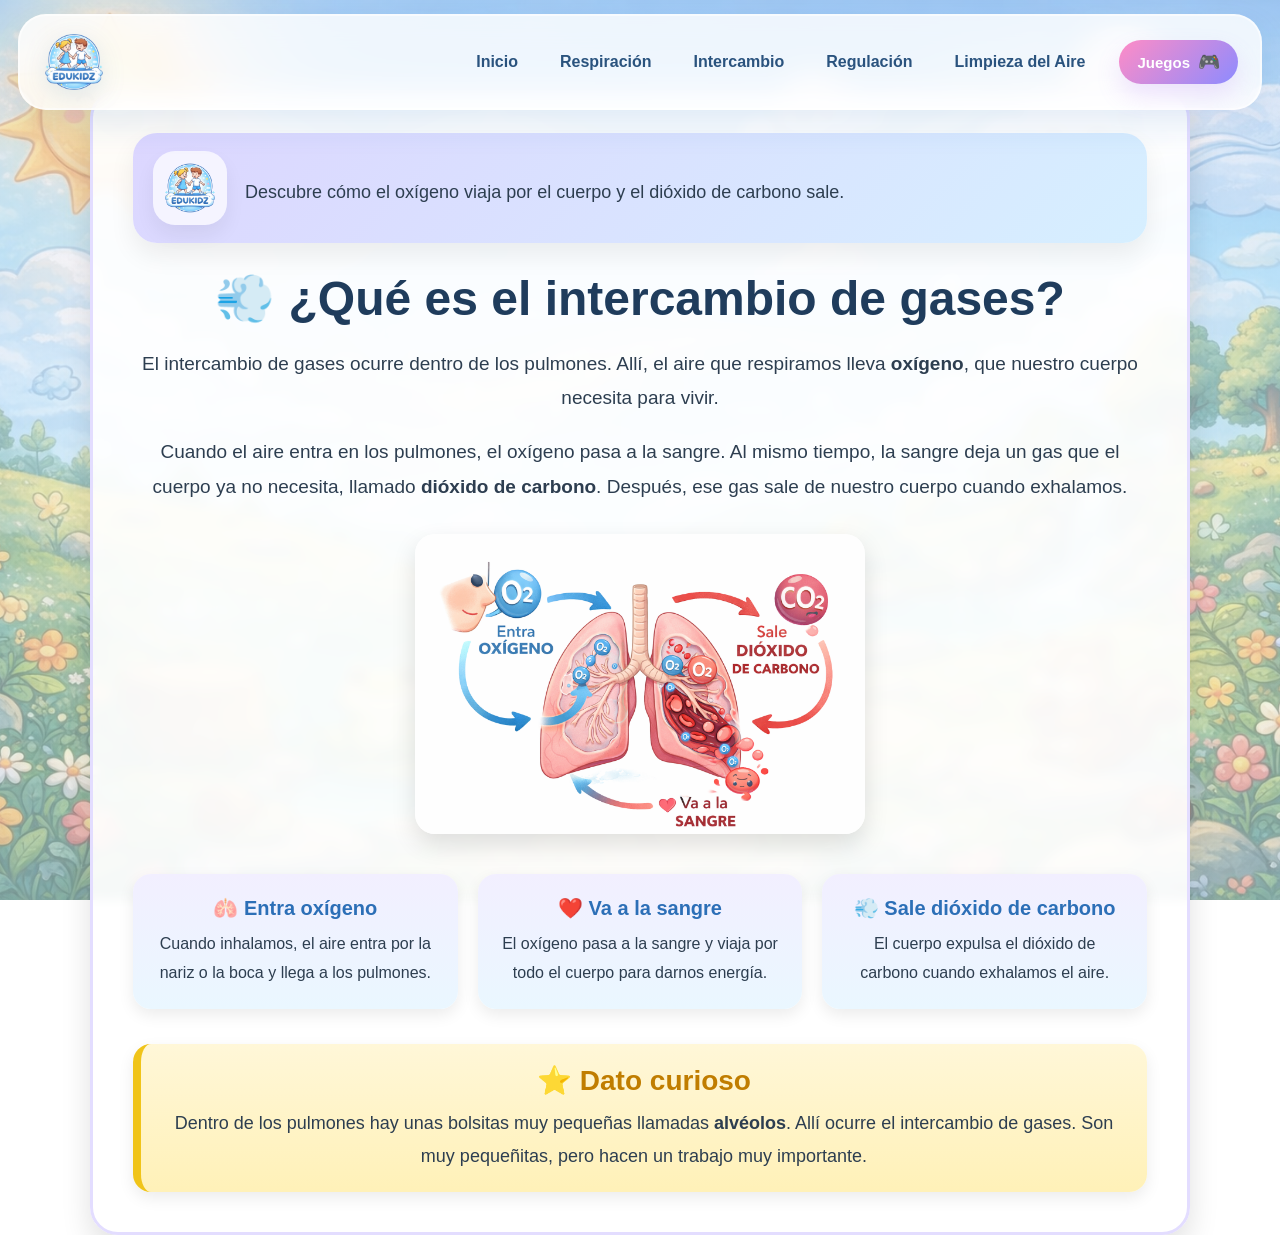
<file: Intercambio_gases.html>
<!DOCTYPE html>
<html lang="es">
<head>
  <title>Intercambio de Gases - Edukidz</title>

  <meta charset="utf-8">
  <meta name="viewport" content="width=device-width, initial-scale=1">

  <link rel="stylesheet" href="css.css">

  <style>
    body{
      background-image:linear-gradient(rgba(240,236,255,0.48), rgba(232,248,255,0.48)), url(Imagenes/fondo2.png);
      background-size:cover;
      background-repeat:no-repeat;
      background-attachment:fixed;
    }

    main{
      margin-top:90px;
    }

    .contenido{
      max-width:1100px;
      margin:auto;
      padding:40px;
      background:rgba(255,255,255,0.92); border:3px solid #e3ddff;
      border-radius:28px;
      box-shadow:0 14px 30px rgba(0,0,0,0.12);
      backdrop-filter:blur(6px);
    }

    .contenido h1{
      color:#1f3c5c;
      font-size:48px;
      margin-bottom:20px;
      text-align:center;
    }

    .contenido p{
      color:#2d3e50;
      font-size:19px;
      line-height:1.8;
      margin-bottom:20px;
      text-align:center;
    }

    .imagen-central{
      text-align:center;
      margin:30px 0;
    }

    .imagen-central img{
      width:450px;
      max-width:100%;
      height:auto;
      display:block;
      margin:0 auto;
      border-radius:20px;
      box-shadow:0 10px 24px rgba(0,0,0,0.12);
    }

    .info-boxes{
      display:flex;
      gap:20px;
      margin-top:40px;
      flex-wrap:wrap;
    }

    .box{
      flex:1;
      min-width:250px;
      background:linear-gradient(180deg,#f2efff,#eaf7ff);
      padding:22px;
      border-radius:18px;
      box-shadow:0 6px 16px rgba(0,0,0,0.08);
      transition:0.25s ease;
    }

    .box:hover{
      transform:translateY(-5px);
    }

    .box h3{
      color:#2c6fb7;
      margin-bottom:10px;
      font-size:20px;
      text-align:center;
    }

    .box p{
      font-size:16px;
      margin-bottom:0;
      text-align:center;
    }

    .dato-curioso{
      margin-top:35px;
      background:linear-gradient(180deg,#fff7d8,#fff1b8);
      border-left:8px solid #f0c419;
      border-radius:18px;
      padding:20px;
      box-shadow:0 6px 16px rgba(0,0,0,0.08);
    }

    .dato-curioso h2{
      margin-top:0;
      margin-bottom:10px;
      color:#c07d00;
      font-size:28px;
      text-align:center;
    }

    .dato-curioso p{
      margin-bottom:0;
      font-size:18px;
      text-align:center;
    }

    @media (max-width:768px){
      .contenido{
        margin:20px;
        padding:25px;
      }

      .contenido h1{
        font-size:36px;
      }

      .contenido p{
        font-size:17px;
      }

      .imagen-central img{
        width:100%;
      }
    }
  </style>

  <link rel="icon" type="image/png" href="Imagenes/logo.png">
</head>

<body>

  <header>
  <div class="main-nav">
    <div class="logo">
      <a href="index.html">
        <img src="Imagenes/logo.png" alt="Logo Edukidz">
      </a>
    </div>
    <nav>
      <ul>
        <li><a href="index.html">Inicio</a></li>
        <li><a href="Respiracion.html">Respiración</a></li>
        <li><a href="Intercambio_gases.html">Intercambio</a></li>
        <li><a href="Regulacion.html">Regulación</a></li>
        <li><a href="limpieza_del_aire.html">Limpieza del Aire</a></li>
      </ul>
    </nav>
    <div class="nav-icons">
      <a href="Juegos.html" class="juegos-btn">
        <span class="juegos-texto">Juegos</span>
        <span class="juegos-icono">🎮</span>
      </a>
    </div>
  </div>
</header>

  <main>
    <section class="contenido">
      <div class="page-banner intercambio">
        <div class="page-banner-logo">
          <img src="Imagenes/logo.png" alt="Logo Edukidz">
        </div>
        <div class="page-banner-texto">
<p>Descubre cómo el oxígeno viaja por el cuerpo y el dióxido de carbono sale.</p>
        </div>
      </div>


      <h1>💨 ¿Qué es el intercambio de gases?</h1>

      <p>
        El intercambio de gases ocurre dentro de los pulmones. Allí, el aire que respiramos lleva
        <strong>oxígeno</strong>, que nuestro cuerpo necesita para vivir.
      </p>

      <p>
        Cuando el aire entra en los pulmones, el oxígeno pasa a la sangre. Al mismo tiempo,
        la sangre deja un gas que el cuerpo ya no necesita, llamado <strong>dióxido de carbono</strong>.
        Después, ese gas sale de nuestro cuerpo cuando exhalamos.
      </p>

      <div class="imagen-central">
        <img src="Imagenes/intercambio.png" alt="Intercambio de gases en los pulmones">
      </div>

      <div class="info-boxes">

        <div class="box">
          <h3>🫁 Entra oxígeno</h3>
          <p>
            Cuando inhalamos, el aire entra por la nariz o la boca y llega a los pulmones.
          </p>
        </div>

        <div class="box">
          <h3>❤️ Va a la sangre</h3>
          <p>
            El oxígeno pasa a la sangre y viaja por todo el cuerpo para darnos energía.
          </p>
        </div>

        <div class="box">
          <h3>💨 Sale dióxido de carbono</h3>
          <p>
            El cuerpo expulsa el dióxido de carbono cuando exhalamos el aire.
          </p>
        </div>

      </div>

      <div class="dato-curioso">
        <h2>⭐ Dato curioso</h2>
        <p>
          Dentro de los pulmones hay unas bolsitas muy pequeñas llamadas <strong>alvéolos</strong>.
          Allí ocurre el intercambio de gases. Son muy pequeñitas, pero hacen un trabajo muy importante.
        </p>
      </div>

    </section>
  </main>

</body>
</html>
</file>
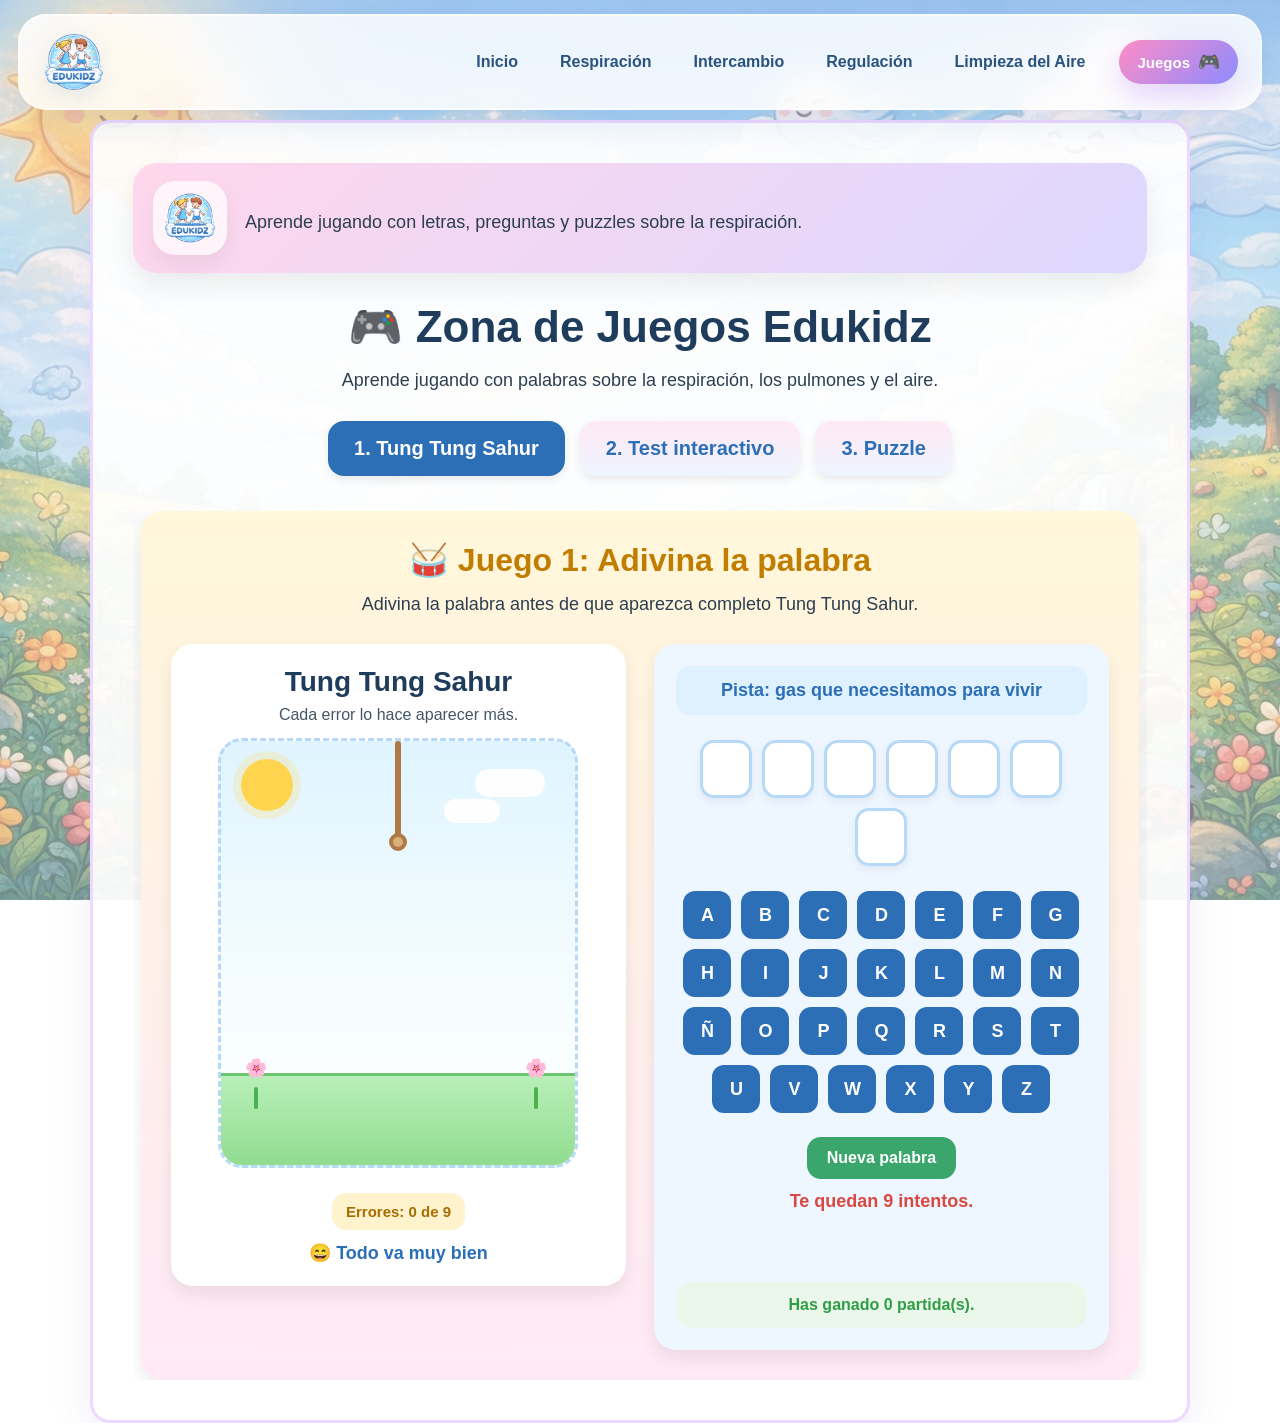
<file: Juegos.html>
<!DOCTYPE html>
<html lang="es">
<head>
  <title>Juegos - Edukidz</title>
  <meta charset="utf-8">
  <meta name="viewport" content="width=device-width, initial-scale=1">
  <link rel="stylesheet" href="css.css">

  <style>
    body{
      background-image:linear-gradient(rgba(255,236,247,0.42), rgba(238,241,255,0.42)), url(Imagenes/fondo2.png);
      background-size:cover;
      background-repeat:no-repeat;
      background-attachment:fixed;
    }

    .contenido{
      max-width:1100px;
      margin:auto;
      margin-top:120px;
      padding:40px;
      background:rgba(255,255,255,0.92); border:3px solid #efd8ff; box-shadow:0 20px 42px rgba(115,105,214,0.10);
      border-radius:20px;
      overflow:hidden;
    }

    .contenido h1{
      color:#1f3c5c;
      font-size:44px;
      margin-bottom:12px;
      text-align:center;
    }

    .contenido p{
      color:#2d3e50;
      font-size:18px;
      line-height:1.7;
      margin-bottom:18px;
      text-align:center;
    }

    .menu-juegos{
      display:flex;
      justify-content:center;
      gap:15px;
      flex-wrap:wrap;
      margin:25px 0 35px;
    }

    .mini-card{
      background:linear-gradient(180deg,#ffe9f5,#eef4ff);
      padding:16px 26px;
      border-radius:16px;
      font-weight:800;
      font-size:20px;
      color:#2c6fb7;
      box-shadow:0 4px 10px rgba(0,0,0,0.08);
      cursor:pointer;
      border:none;
      transition:0.25s ease;
      font-family:Arial, sans-serif;
    }

    .mini-card:hover{
      transform:translateY(-2px);
      background:#d9ecff;
    }

    .mini-card.activo{
      background:#2c6fb7;
      color:white;
    }

    .slider-wrapper{
      width:100%;
      overflow:hidden;
      position:relative;
    }

    .slider-track{
      display:flex;
      width:300%;
      transition:transform 0.6s ease;
    }

    .slide{
      width:33.3333%;
      flex:0 0 33.3333%;
      padding:0 8px;
      box-sizing:border-box;
    }

    .juego-card{
      background:linear-gradient(180deg,#fff7da,#ffe9f7);
      border-radius:22px;
      padding:30px;
      box-shadow:0 8px 18px rgba(0,0,0,0.08);
      min-height:760px;
    }

    .juego-card h2{
      color:#c07d00;
      font-size:32px;
      margin-bottom:10px;
      text-align:center;
    }

    .juego-grid{
      display:grid;
      grid-template-columns:1fr 1fr;
      gap:28px;
      align-items:start;
      margin-top:25px;
    }

    .panel-brainrot{
      background:white;
      border-radius:22px;
      padding:22px;
      box-shadow:0 8px 18px rgba(0,0,0,0.08);
      text-align:center;
      min-height:560px;
      position:relative;
    }

    .panel-palabra{
      background:#eef7ff;
      border-radius:22px;
      padding:22px;
      box-shadow:0 8px 18px rgba(0,0,0,0.08);
    }

    .pista{
      background:#dff0ff;
      color:#2c6fb7;
      padding:14px 18px;
      border-radius:14px;
      font-size:18px;
      text-align:center;
      margin-bottom:22px;
      font-weight:bold;
    }

    .palabra{
      display:flex;
      justify-content:center;
      flex-wrap:wrap;
      gap:10px;
      margin:25px 0;
    }

    .letra-box{
      width:52px;
      height:58px;
      background:white;
      border:3px solid #b7d9f8;
      border-radius:14px;
      display:flex;
      align-items:center;
      justify-content:center;
      font-size:28px;
      font-weight:bold;
      color:#1f3c5c;
      box-shadow:0 4px 8px rgba(0,0,0,0.06);
    }

    .teclado{
      display:flex;
      flex-wrap:wrap;
      justify-content:center;
      gap:10px;
      margin-top:10px;
    }

    .tecla{
      width:48px;
      height:48px;
      border:none;
      border-radius:12px;
      background:#2c6fb7;
      color:white;
      font-size:18px;
      font-weight:bold;
      cursor:pointer;
      transition:0.2s ease;
    }

    .tecla:hover{
      transform:scale(1.05);
      background:#245f9b;
    }

    .tecla:disabled{
      background:#b8c9d9;
      cursor:not-allowed;
      transform:none;
    }

    .acciones{
      margin-top:24px;
      display:flex;
      justify-content:center;
      gap:14px;
      flex-wrap:wrap;
    }

    .acciones button,
    .puzzle-botones button,
    .quiz-botones button{
      border:none;
      border-radius:14px;
      padding:12px 20px;
      background:#3aa66b;
      color:white;
      font-size:16px;
      font-weight:bold;
      cursor:pointer;
      transition:0.2s ease;
    }

    .acciones button:hover,
    .puzzle-botones button:hover,
    .quiz-botones button:hover{
      transform:scale(1.04);
      background:#2c8a57;
    }

    .mensaje{
      margin-top:22px;
      text-align:center;
      font-size:22px;
      font-weight:bold;
      min-height:34px;
    }

    .errores{
      margin-top:12px;
      font-size:18px;
      font-weight:bold;
      color:#d94841;
      text-align:center;
    }

    .contador{
      margin-top:14px;
      background:#eaf7ea;
      border-radius:16px;
      padding:14px;
      text-align:center;
      font-weight:bold;
      color:#2f9e44;
    }

    .nombre-monstruo{
      font-size:28px;
      font-weight:bold;
      color:#1f3c5c;
      margin-bottom:8px;
    }

    .subtexto{
      font-size:16px;
      color:#456;
      margin-bottom:14px;
    }

    .brainrot-badge{
      background:#fff3cd;
      color:#a86d00;
      border-radius:14px;
      padding:10px 14px;
      display:inline-block;
      font-weight:bold;
      font-size:15px;
      margin-top:10px;
    }

    .estado-cara{
      margin-top:12px;
      font-size:18px;
      font-weight:bold;
      color:#2c6fb7;
    }

    .escena{
      width:100%;
      max-width:360px;
      height:430px;
      margin:0 auto 15px;
      position:relative;
      border-radius:24px;
      background:linear-gradient(180deg,#dff4ff 0%, #f6fdff 60%, #ffffff 100%);
      overflow:hidden;
      border:3px dashed #b7d9f8;
    }

    .sol{
      position:absolute;
      top:18px;
      left:20px;
      width:52px;
      height:52px;
      background:#ffd54f;
      border-radius:50%;
      box-shadow:0 0 0 8px rgba(255,213,79,0.22);
    }

    .nube{
      position:absolute;
      background:white;
      border-radius:30px;
      opacity:0.95;
    }

    .nube.n1{
      width:70px;
      height:28px;
      top:28px;
      right:30px;
    }

    .nube.n2{
      width:56px;
      height:24px;
      top:58px;
      right:75px;
    }

    .suelo{
      position:absolute;
      bottom:0;
      left:0;
      width:100%;
      height:92px;
      background:linear-gradient(180deg,#b8efb8,#91dc91);
      border-top:3px solid #6dc66d;
    }

    .flor-izq, .flor-der{
      position:absolute;
      bottom:56px;
      width:18px;
      height:42px;
      z-index:2;
    }

    .flor-izq{ left:26px; }
    .flor-der{ right:30px; }

    .flor-izq::before,
    .flor-der::before{
      content:"";
      position:absolute;
      bottom:0;
      left:50%;
      transform:translateX(-50%);
      width:4px;
      height:22px;
      background:#4caf50;
      border-radius:4px;
    }

    .flor-izq::after,
    .flor-der::after{
      content:"🌸";
      position:absolute;
      top:-8px;
      left:50%;
      transform:translateX(-50%);
      font-size:18px;
      line-height:1;
    }

    .cuerda{
      position:absolute;
      top:0;
      left:50%;
      transform:translateX(-50%);
      width:6px;
      height:96px;
      background:#b07a46;
      border-radius:10px;
      z-index:2;
    }

    .nudo{
      position:absolute;
      top:92px;
      left:50%;
      transform:translateX(-50%);
      width:18px;
      height:18px;
      border:4px solid #b07a46;
      border-radius:50%;
      background:#d9b07a;
      z-index:3;
    }

    .brainrot{
      position:absolute;
      left:50%;
      top:98px;
      transform:translateX(-50%);
      width:210px;
      height:310px;
      z-index:3;
      transform-origin:top center;
    }

    .spark{
      position:absolute;
      top:34px;
      right:28px;
      font-size:28px;
      display:none;
      z-index:4;
    }

    .cuello{
      position:absolute;
      top:-12px;
      left:50%;
      transform:translateX(-50%);
      width:12px;
      height:20px;
      background:#9d6532;
      border-radius:4px;
      display:none;
    }

    .cabeza{
      position:absolute;
      top:0;
      left:50%;
      transform:translateX(-50%);
      width:80px;
      height:90px;
      background:#c98745;
      border:4px solid #9d6532;
      border-radius:12px;
      display:none;
    }

    .frente-lineas{
      position:absolute;
      top:6px;
      left:8px;
      right:8px;
      height:10px;
      background:
        repeating-linear-gradient(
          to right,
          transparent 0,
          transparent 8px,
          #a06a37 8px,
          #a06a37 12px
        );
      opacity:0.8;
    }

    .ojo{
      position:absolute;
      top:24px;
      width:20px;
      height:20px;
      background:white;
      border:3px solid #3b2a1d;
      border-radius:4px;
    }

    .ojo.izq{ left:10px; }
    .ojo.der{ right:10px; }

    .pupila{
      position:absolute;
      width:9px;
      height:9px;
      background:#111;
      top:5px;
      left:5px;
      border-radius:2px;
    }

    .nariz{
      position:absolute;
      left:50%;
      top:46px;
      transform:translateX(-50%);
      width:10px;
      height:16px;
      background:#a86d39;
      border-radius:4px;
    }

    .boca{
      position:absolute;
      left:50%;
      bottom:10px;
      transform:translateX(-50%);
      width:26px;
      height:10px;
      border-bottom:4px solid #5b3720;
      border-radius:0 0 20px 20px;
    }

    .cuerpo{
      position:absolute;
      top:88px;
      left:50%;
      transform:translateX(-50%);
      width:100px;
      height:136px;
      background:#d8944f;
      border:4px solid #a96d36;
      border-radius:8px;
      display:none;
    }

    .cuerpo-textura{
      position:absolute;
      inset:8px;
      background:
        repeating-linear-gradient(
          to right,
          rgba(150,95,40,0.35) 0,
          rgba(150,95,40,0.35) 2px,
          transparent 2px,
          transparent 14px
        ),
        repeating-linear-gradient(
          to bottom,
          rgba(150,95,40,0.35) 0,
          rgba(150,95,40,0.35) 2px,
          transparent 2px,
          transparent 14px
        );
      border-radius:4px;
      opacity:0.7;
    }

    .brazo{
      position:absolute;
      top:118px;
      width:18px;
      height:96px;
      background:#d8944f;
      border:4px solid #a96d36;
      border-radius:10px;
      display:none;
    }

    .brazo.izq{
      left:48px;
      transform:rotate(12deg);
      transform-origin:top center;
    }

    .brazo.der{
      right:48px;
      transform:rotate(-12deg);
      transform-origin:top center;
    }

    .mano{
      position:absolute;
      width:18px;
      height:18px;
      background:#d8944f;
      border:3px solid #a96d36;
      border-radius:50%;
      bottom:-8px;
      left:-3px;
      display:none;
    }

    .brazo.der .mano{
      left:auto;
      right:-3px;
    }

    .pierna{
      position:absolute;
      top:224px;
      width:18px;
      height:118px;
      background:#d8944f;
      border:4px solid #a96d36;
      border-radius:10px;
      display:none;
    }

    .pierna.izq{
      left:72px;
      transform:rotate(4deg);
      transform-origin:top center;
    }

    .pierna.der{
      right:72px;
      transform:rotate(-4deg);
      transform-origin:top center;
    }

    .pie{
      position:absolute;
      width:34px;
      height:14px;
      background:#d8944f;
      border:3px solid #a96d36;
      border-radius:10px 10px 6px 6px;
      bottom:-8px;
      left:-8px;
    }

    .bate{
      position:absolute;
      width:16px;
      height:110px;
      background:linear-gradient(180deg,#d6a06a,#b8743c);
      border:3px solid #8e572b;
      border-radius:12px;
      display:none;
      top:6px;
      right:-10px;
      transform:rotate(18deg);
    }

    .bate::after{
      content:"";
      position:absolute;
      bottom:-8px;
      left:50%;
      transform:translateX(-50%);
      width:30px;
      height:26px;
      background:linear-gradient(180deg,#d6a06a,#b8743c);
      border:3px solid #8e572b;
      border-radius:16px;
    }

    .temblor{
      animation:temblor 0.25s linear infinite;
    }

    .ganar{
      animation:ganar 0.8s ease-in-out infinite alternate;
    }

    .balanceo{
      animation:balanceo 1.4s ease-in-out infinite;
    }

    @keyframes temblor{
      0%{ transform:translateX(-50%) rotate(0deg); }
      25%{ transform:translateX(-49%) rotate(1deg); }
      50%{ transform:translateX(-51%) rotate(-1deg); }
      75%{ transform:translateX(-49%) rotate(1deg); }
      100%{ transform:translateX(-50%) rotate(0deg); }
    }

    @keyframes ganar{
      0%{ transform:translateX(-50%) translateY(0); }
      100%{ transform:translateX(-50%) translateY(-10px); }
    }

    @keyframes balanceo{
      0%{ transform:translateX(-50%) rotate(-3deg); }
      50%{ transform:translateX(-50%) rotate(3deg); }
      100%{ transform:translateX(-50%) rotate(-3deg); }
    }

    /* QUIZ JUEGO 2 MEJORADO */
    .quiz-wrap{
      display:grid;
      grid-template-columns:1fr 320px;
      gap:28px;
      align-items:start;
      margin-top:20px;
    }

    .quiz-panel{
      background:#eef7ff;
      border-radius:22px;
      padding:24px;
      box-shadow:0 8px 18px rgba(0,0,0,0.08);
    }

    .quiz-side{
      background:white;
      border-radius:22px;
      padding:24px;
      box-shadow:0 8px 18px rgba(0,0,0,0.08);
    }

    .quiz-header-top{
      display:flex;
      justify-content:space-between;
      align-items:center;
      gap:12px;
      flex-wrap:wrap;
      margin-bottom:14px;
    }

    .quiz-numero{
      background:#fff3cd;
      color:#a86d00;
      padding:12px 16px;
      border-radius:14px;
      font-weight:bold;
    }

    .quiz-vidas{
      font-size:24px;
      font-weight:bold;
    }

    .quiz-progreso-fondo{
      width:100%;
      height:16px;
      background:#d8e9f8;
      border-radius:30px;
      overflow:hidden;
      margin-bottom:22px;
    }

    .quiz-progreso-barra{
      width:0%;
      height:100%;
      background:linear-gradient(90deg,#2c6fb7,#3aa66b);
      border-radius:30px;
      transition:width 0.35s ease;
    }

    .quiz-profe-box{
      display:flex;
      align-items:flex-start;
      gap:16px;
      margin-bottom:22px;
    }

    .quiz-profe-avatar{
      width:78px;
      height:78px;
      border-radius:50%;
      background:linear-gradient(180deg,#ffd54f,#ffb300);
      display:flex;
      align-items:center;
      justify-content:center;
      font-size:38px;
      box-shadow:0 6px 14px rgba(0,0,0,0.12);
      flex-shrink:0;
    }

    .quiz-profe-globo{
      background:white;
      border-radius:18px;
      padding:18px;
      box-shadow:0 6px 14px rgba(0,0,0,0.08);
      width:100%;
      position:relative;
    }

    .quiz-profe-globo::before{
      content:"";
      position:absolute;
      left:-10px;
      top:24px;
      width:20px;
      height:20px;
      background:white;
      transform:rotate(45deg);
    }

    .quiz-profe-nombre{
      color:#2c6fb7;
      font-weight:bold;
      font-size:16px;
      margin-bottom:8px;
      text-align:left;
    }

    .quiz-pregunta{
      color:#1f3c5c;
      font-size:28px;
      font-weight:bold;
      line-height:1.4;
      text-align:left;
      margin:0;
    }

    .quiz-opciones{
      display:flex;
      flex-direction:column;
      gap:14px;
    }

    .quiz-opcion{
      width:100%;
      text-align:left;
      border:none;
      background:white;
      color:#1f3c5c;
      padding:16px 18px;
      border-radius:16px;
      font-size:18px;
      font-weight:bold;
      cursor:pointer;
      box-shadow:0 4px 10px rgba(0,0,0,0.08);
      transition:0.2s ease;
    }

    .quiz-opcion:hover{
      transform:translateY(-2px) scale(1.01);
      background:#f7fbff;
    }

    .quiz-opcion.correcta{
      background:#dff7df;
      color:#2f9e44;
    }

    .quiz-opcion.incorrecta{
      background:#ffe3e3;
      color:#d94841;
    }

    .quiz-feedback{
      margin-top:18px;
      min-height:34px;
      font-size:20px;
      font-weight:bold;
      text-align:center;
    }

    .quiz-botones{
      margin-top:20px;
      display:flex;
      justify-content:center;
      gap:12px;
      flex-wrap:wrap;
    }

    .quiz-dato{
      background:#eaf7ea;
      color:#2f9e44;
      padding:14px;
      border-radius:14px;
      text-align:center;
      font-weight:bold;
      margin-bottom:14px;
    }

    .quiz-calificacion{
      background:linear-gradient(180deg,#fff7da,#ffe9f7);
      color:#c07d00;
      padding:16px;
      border-radius:16px;
      text-align:center;
      font-weight:bold;
      font-size:22px;
      margin-bottom:14px;
    }

    .quiz-estrellas{
      background:#eef7ff;
      color:#2c6fb7;
      padding:14px;
      border-radius:14px;
      text-align:center;
      font-weight:bold;
      font-size:22px;
      margin-bottom:14px;
    }

    .quiz-resumen{
      color:#2d3e50;
      font-size:17px;
      line-height:1.7;
      text-align:center;
    }

    .quiz-boletin{
      margin-top:18px;
      background:#f8faff;
      border:2px dashed #b7d9f8;
      border-radius:18px;
      padding:18px;
      text-align:center;
    }

    .quiz-boletin h3{
      color:#2c6fb7;
      margin-bottom:10px;
      font-size:24px;
    }

    .quiz-boletin p{
      color:#2d3e50;
      font-size:18px;
      margin-bottom:8px;
    }

    /* PUZZLE */
    .puzzle-wrap{
      display:grid;
      grid-template-columns:1fr 320px;
      gap:28px;
      align-items:start;
      margin-top:20px;
    }

    .puzzle-tablero-panel{
      background:#eef7ff;
      border-radius:22px;
      padding:24px;
      box-shadow:0 8px 18px rgba(0,0,0,0.08);
      text-align:center;
    }

    .puzzle-info-panel{
      background:white;
      border-radius:22px;
      padding:24px;
      box-shadow:0 8px 18px rgba(0,0,0,0.08);
    }

    .puzzle-tablero{
      width:100%;
      max-width:480px;
      margin:0 auto;
      display:grid;
      gap:4px;
      background:#b7d9f8;
      border-radius:16px;
      padding:4px;
      box-sizing:border-box;
    }

    .pieza{
      position:relative;
      width:100%;
      aspect-ratio:1/1;
      background-size:cover;
      background-repeat:no-repeat;
      background-color:#dbeeff;
      border:none;
      border-radius:8px;
      cursor:pointer;
      transition:transform 0.18s ease, box-shadow 0.18s ease;
    }

    .pieza:hover{
      transform:scale(0.98);
      box-shadow:0 0 0 3px rgba(44,111,183,0.20) inset;
    }

    .pieza.vacia{
      background:#d2e9ff;
      cursor:default;
    }

    .puzzle-titulo{
      font-size:28px;
      color:#1f3c5c;
      margin-bottom:12px;
      text-align:center;
      font-weight:bold;
    }

    .puzzle-modo{
      background:#fff3cd;
      color:#a86d00;
      padding:12px 14px;
      border-radius:14px;
      font-weight:bold;
      text-align:center;
      margin-bottom:14px;
    }

    .puzzle-texto{
      font-size:18px;
      color:#2d3e50;
      text-align:center;
      margin-bottom:14px;
    }

    .puzzle-estado{
      background:#eaf7ea;
      color:#2f9e44;
      padding:14px;
      border-radius:14px;
      font-weight:bold;
      text-align:center;
      margin-bottom:14px;
      min-height:24px;
    }

    .puzzle-botones{
      display:flex;
      flex-direction:column;
      gap:12px;
      margin-top:16px;
    }

    .puzzle-nota{
      margin-top:16px;
      font-size:15px;
      color:#4b5d70;
      text-align:center;
    }

    .felicitacion-global{
      position:fixed;
      inset:0;
      display:none;
      align-items:center;
      justify-content:center;
      z-index:99999;
      background:rgba(0,0,0,0.10);
      overflow:hidden;
      pointer-events:none;
    }

    .felicitacion-global.activa{
      display:flex;
    }

    .felicitacion-titulo{
      position:relative;
      z-index:3;
      font-size:64px;
      font-weight:900;
      color:#ffffff;
      text-align:center;
      padding:24px 34px;
      border-radius:24px;
      background:rgba(44,111,183,0.22);
      backdrop-filter:blur(6px);
      text-shadow:
        0 3px 0 rgba(0,0,0,0.18),
        0 0 18px rgba(255,255,255,0.55),
        0 0 36px rgba(255,215,0,0.35);
      animation:popIn 0.35s ease;
      box-shadow:0 10px 30px rgba(0,0,0,0.18);
    }

    @keyframes popIn{
      0%{
        transform:scale(0.7);
        opacity:0;
      }
      100%{
        transform:scale(1);
        opacity:1;
      }
    }

    .fw{
      position:absolute;
      width:14px;
      height:14px;
      border-radius:50%;
      opacity:0;
      z-index:2;
    }

    .felicitacion-global.activa .fw{
      animation:firework 1.4s ease-out infinite;
    }

    .fw1{ top:12%; left:14%; color:#ff5252; background:#ff5252; animation-delay:0s; }
    .fw2{ top:18%; left:76%; color:#ffd54f; background:#ffd54f; animation-delay:0.2s; }
    .fw3{ top:34%; left:9%; color:#4dd0e1; background:#4dd0e1; animation-delay:0.45s; }
    .fw4{ top:28%; left:86%; color:#ab47bc; background:#ab47bc; animation-delay:0.15s; }
    .fw5{ top:72%; left:18%; color:#66bb6a; background:#66bb6a; animation-delay:0.55s; }
    .fw6{ top:74%; left:80%; color:#ff8a65; background:#ff8a65; animation-delay:0.35s; }
    .fw7{ top:15%; left:50%; color:#42a5f5; background:#42a5f5; animation-delay:0.65s; }
    .fw8{ top:60%; left:58%; color:#ec407a; background:#ec407a; animation-delay:0.8s; }
    .fw9{ top:60%; left:35%; color:#ffee58; background:#ffee58; animation-delay:1s; }
    .fw10{ top:40%; left:74%; color:#26c6da; background:#26c6da; animation-delay:1.15s; }

    @keyframes firework{
      0%{
        transform:scale(0.2);
        opacity:1;
        box-shadow:
          0 0 0 0 currentColor,
          0 0 0 0 currentColor,
          0 0 0 0 currentColor,
          0 0 0 0 currentColor,
          0 0 0 0 currentColor,
          0 0 0 0 currentColor,
          0 0 0 0 currentColor,
          0 0 0 0 currentColor;
      }
      100%{
        transform:scale(1.7);
        opacity:0;
        box-shadow:
          0 -70px 0 10px currentColor,
          50px -50px 0 10px currentColor,
          70px 0 0 10px currentColor,
          50px 50px 0 10px currentColor,
          0 70px 0 10px currentColor,
          -50px 50px 0 10px currentColor,
          -70px 0 0 10px currentColor,
          -50px -50px 0 10px currentColor;
      }
    }

    @media (max-width: 980px){
      .juego-grid{
        grid-template-columns:1fr;
      }

      .slide{
        padding:0;
      }

      .puzzle-wrap,
      .quiz-wrap{
        grid-template-columns:1fr;
      }
    }

    @media (max-width: 768px){
      .contenido{
        padding:22px;
      }

      .contenido h1{
        font-size:34px;
      }

      .juego-card{
        padding:20px;
      }

      .juego-card h2{
        font-size:26px;
      }

      .letra-box{
        width:44px;
        height:50px;
        font-size:24px;
      }

      .tecla{
        width:42px;
        height:42px;
        font-size:16px;
      }

      .escena{
        max-width:320px;
      }

      .felicitacion-titulo{
        font-size:36px;
        padding:18px 20px;
        max-width:90%;
      }

      .mini-card{
        font-size:16px;
        padding:14px 18px;
      }

      .puzzle-tablero{
        max-width:320px;
      }

      .quiz-pregunta{
        font-size:22px;
      }

      .quiz-profe-box{
        flex-direction:column;
        align-items:center;
      }

      .quiz-profe-globo::before{
        display:none;
      }

      .quiz-profe-nombre,
      .quiz-pregunta{
        text-align:center;
      }
    }
  </style>

  <link rel="icon" type="image/png" href="Imagenes/logo.png">
</head>

<body>

  <header>
  <div class="main-nav">
    <div class="logo">
      <a href="index.html">
        <img src="Imagenes/logo.png" alt="Logo Edukidz">
      </a>
    </div>
    <nav>
      <ul>
        <li><a href="index.html">Inicio</a></li>
        <li><a href="Respiracion.html">Respiración</a></li>
        <li><a href="Intercambio_gases.html">Intercambio</a></li>
        <li><a href="Regulacion.html">Regulación</a></li>
        <li><a href="limpieza_del_aire.html">Limpieza del Aire</a></li>
      </ul>
    </nav>
    <div class="nav-icons">
      <a href="Juegos.html" class="juegos-btn activo">
        <span class="juegos-texto">Juegos</span>
        <span class="juegos-icono">🎮</span>
      </a>
    </div>
  </div>
</header>

  <main>
    <section class="contenido">
    <div class="page-banner juegos">
      <div class="page-banner-logo">
        <img src="Imagenes/logo.png" alt="Logo Edukidz">
      </div>
      <div class="page-banner-texto">
<p>Aprende jugando con letras, preguntas y puzzles sobre la respiración.</p>
      </div>
    </div>


      <h1>🎮 Zona de Juegos Edukidz</h1>
      <p>Aprende jugando con palabras sobre la respiración, los pulmones y el aire.</p>

      <div class="menu-juegos">
        <button class="mini-card activo" onclick="mostrarJuego(0)">1. Tung Tung Sahur</button>
        <button class="mini-card" onclick="mostrarJuego(1)">2. Test interactivo</button>
        <button class="mini-card" onclick="mostrarJuego(2)">3. Puzzle</button>
      </div>

      <div class="slider-wrapper">
        <div class="slider-track" id="sliderTrack">

          <!-- JUEGO 1 -->
          <div class="slide">
            <div class="juego-card">
              <h2>🥁 Juego 1: Adivina la palabra</h2>
              <p>Adivina la palabra antes de que aparezca completo Tung Tung Sahur.</p>

              <div class="juego-grid">

                <div class="panel-brainrot">
                  <div class="nombre-monstruo">Tung Tung Sahur</div>
                  <div class="subtexto">Cada error lo hace aparecer más.</div>

                  <div class="escena">
                    <div class="sol"></div>
                    <div class="nube n1"></div>
                    <div class="nube n2"></div>
                    <div class="cuerda"></div>
                    <div class="nudo"></div>
                    <div class="spark" id="spark">✨</div>

                    <div class="brainrot balanceo" id="brainrot">
                      <div class="cuello" id="part1"></div>

                      <div class="cabeza" id="part2">
                        <div class="frente-lineas"></div>
                        <div class="ojo izq"><div class="pupila"></div></div>
                        <div class="ojo der"><div class="pupila"></div></div>
                        <div class="nariz"></div>
                        <div class="boca"></div>
                      </div>

                      <div class="cuerpo" id="part3">
                        <div class="cuerpo-textura"></div>
                      </div>

                      <div class="brazo izq" id="part4">
                        <div class="mano" id="part5"></div>
                      </div>

                      <div class="brazo der" id="part6">
                        <div class="mano" id="part7"></div>
                        <div class="bate" id="part9"></div>
                      </div>

                      <div class="pierna izq" id="part8">
                        <div class="pie"></div>
                      </div>

                      <div class="pierna der" id="part10">
                        <div class="pie"></div>
                      </div>
                    </div>

                    <div class="flor-izq"></div>
                    <div class="flor-der"></div>
                    <div class="suelo"></div>
                  </div>

                  <div class="brainrot-badge" id="estadoBrainrot">Errores: 0 de 9</div>
                  <div class="estado-cara" id="estadoCara">😄 Todo va muy bien</div>
                </div>

                <div class="panel-palabra">
                  <div class="pista" id="pistaTexto">Pista: órganos que usamos para respirar</div>
                  <div class="palabra" id="palabra"></div>
                  <div class="teclado" id="teclado"></div>

                  <div class="acciones">
                    <button onclick="nuevoJuego()">Nueva palabra</button>
                  </div>

                  <div class="errores" id="erroresTexto">Te quedan 9 intentos.</div>
                  <div class="mensaje" id="mensaje"></div>

                  <div class="contador" id="contadorAciertos">
                    Has ganado 0 partida(s).
                  </div>
                </div>

              </div>
            </div>
          </div>

          <!-- JUEGO 2 -->
          <div class="slide">
            <div class="juego-card">
              <h2>📝 Juego 2: Test interactivo</h2>
              <p>Responde con ayuda de la profe y descubre tu calificación final.</p>

              <div class="quiz-wrap">
                <div class="quiz-panel">

                  <div class="quiz-header-top">
                    <div class="quiz-numero" id="quizNumero">Pregunta 1 de 8</div>
                    <div class="quiz-vidas" id="quizVidas">❤️ ❤️ ❤️</div>
                  </div>

                  <div class="quiz-progreso-fondo">
                    <div class="quiz-progreso-barra" id="quizBarra"></div>
                  </div>

                  <div class="quiz-profe-box">
                    <div class="quiz-profe-avatar" id="quizAvatar">👩‍🏫</div>
                    <div class="quiz-profe-globo">
                      <p class="quiz-profe-nombre">La profe dice:</p>
                      <p class="quiz-pregunta" id="quizPregunta">Cargando pregunta...</p>
                    </div>
                  </div>

                  <div class="quiz-opciones" id="quizOpciones"></div>

                  <div class="quiz-feedback" id="quizFeedback"></div>

                  <div class="quiz-botones">
                    <button onclick="siguientePreguntaQuiz()" id="btnSiguienteQuiz" style="display:none;">➡️ Siguiente</button>
                    <button onclick="reiniciarQuiz()" id="btnReiniciarQuiz" style="display:none;">🔄 Repetir test</button>
                  </div>
                </div>

                <div class="quiz-side">
                  <div class="quiz-dato" id="quizAciertos">Aciertos: 0</div>
                  <div class="quiz-calificacion" id="quizCalificacion">Calificación: 0 / 10</div>
                  <div class="quiz-estrellas" id="quizEstrellas">⭐ 0</div>
                  <div class="quiz-resumen" id="quizResumen">
                    Lee con atención, responde y al final verás tu nota.
                  </div>

                  <div class="quiz-boletin" id="quizBoletin" style="display:none;">
                    <h3>📘 Boletín final</h3>
                    <p id="quizBoletinNota"></p>
                    <p id="quizBoletinMensaje"></p>
                  </div>
                </div>
              </div>
            </div>
          </div>

          <!-- JUEGO 3 -->
          <div class="slide">
            <div class="juego-card">
              <h2>🧩 Juego 3: Puzzle sorpresa</h2>
              <p>Se elige un puzzle aleatorio. Hay 2 intermedios y 1 difícil.</p>

              <div class="puzzle-wrap">
                <div class="puzzle-tablero-panel">
                  <div id="puzzleBoard" class="puzzle-tablero"></div>
                </div>

                <div class="puzzle-info-panel">
                  <div class="puzzle-titulo">Puzzle aleatorio</div>
                  <div class="puzzle-modo" id="puzzleMode">Modo: -</div>
                  <div class="puzzle-texto" id="puzzleText">Presiona empezar para cargar un puzzle sorpresa.</div>
                  <div class="puzzle-estado" id="puzzleStatus">Movimientos: 0</div>

                  <div class="puzzle-botones">
                    <button onclick="iniciarPuzzleAleatorio()">🎲 Puzzle aleatorio</button>
                    <button onclick="reiniciarPuzzleActual()">🔄 Reiniciar puzzle</button>
                  </div>

                  <div class="puzzle-nota">
                    Toca una pieza que esté al lado del cuadro vacío para moverla.
                  </div>
                </div>
              </div>
            </div>
          </div>

        </div>
      </div>

    </section>
  </main>

  <div class="felicitacion-global" id="felicitacionGlobal">
    <div class="fw fw1"></div>
    <div class="fw fw2"></div>
    <div class="fw fw3"></div>
    <div class="fw fw4"></div>
    <div class="fw fw5"></div>
    <div class="fw fw6"></div>
    <div class="fw fw7"></div>
    <div class="fw fw8"></div>
    <div class="fw fw9"></div>
    <div class="fw fw10"></div>
    <div class="felicitacion-titulo">🎉 ¡Felicidades, ganaste! 🎉</div>
  </div>

  <script>
    function mostrarJuego(indice){
      const slider = document.getElementById("sliderTrack");
      slider.style.transform = "translateX(-" + (indice * 33.3333) + "%)";

      const botones = document.querySelectorAll(".mini-card");
      botones.forEach((btn, i) => {
        btn.classList.toggle("activo", i === indice);
      });

      if(indice === 2 && !puzzleInicializado){
        iniciarPuzzleAleatorio();
      }
    }

    let timeoutFelicitacion = null;

    function mostrarFelicitacionGlobal(texto = "🎉 ¡Felicidades, ganaste! 🎉"){
      const felicitacion = document.getElementById("felicitacionGlobal");
      felicitacion.querySelector(".felicitacion-titulo").textContent = texto;
      felicitacion.classList.add("activa");

      if(timeoutFelicitacion){
        clearTimeout(timeoutFelicitacion);
      }

      timeoutFelicitacion = setTimeout(() => {
        felicitacion.classList.remove("activa");
      }, 3000);
    }

    /* JUEGO 1 */
    const palabras = [
      { palabra: "PULMONES", pista: "Pista: órganos que usamos para respirar" },
      { palabra: "NARIZ", pista: "Pista: parte del cuerpo que limpia el aire" },
      { palabra: "OXIGENO", pista: "Pista: gas que necesitamos para vivir" },
      { palabra: "ALVEOLOS", pista: "Pista: bolsitas pequeñas dentro de los pulmones" },
      { palabra: "AIRE", pista: "Pista: lo que respiramos" },
      { palabra: "TOSER", pista: "Pista: ayuda a expulsar lo que no sirve" },
      { palabra: "RESPIRAR", pista: "Pista: acción de tomar y sacar aire" },
      { palabra: "CEREBRO", pista: "Pista: controla la respiración" }
    ];

    const tecladoLetras = "ABCDEFGHIJKLMNÑOPQRSTUVWXYZ";
    const maxErrores = 9;

    let palabraActual = "";
    let letrasAdivinadas = [];
    let errores = 0;
    let ganadas = 0;

    function crearTeclado(){
      const teclado = document.getElementById("teclado");
      teclado.innerHTML = "";

      tecladoLetras.split("").forEach(letra => {
        const btn = document.createElement("button");
        btn.className = "tecla";
        btn.textContent = letra;
        btn.onclick = () => probarLetra(letra, btn);
        teclado.appendChild(btn);
      });
    }

    function mostrarPalabra(){
      const contenedor = document.getElementById("palabra");
      contenedor.innerHTML = "";

      palabraActual.split("").forEach(letra => {
        const box = document.createElement("div");
        box.className = "letra-box";
        box.textContent = letrasAdivinadas.includes(letra) ? letra : "";
        contenedor.appendChild(box);
      });
    }

    function ocultarTodasLasPartes(){
      for(let i = 1; i <= 10; i++){
        const parte = document.getElementById("part" + i);
        if(parte) parte.style.display = "none";
      }
    }

    function actualizarBrainrot(){
      ocultarTodasLasPartes();

      if(errores >= 1) document.getElementById("part2").style.display = "block";
      if(errores >= 2) document.getElementById("part1").style.display = "block";
      if(errores >= 3) document.getElementById("part3").style.display = "block";
      if(errores >= 4){
        document.getElementById("part4").style.display = "block";
        document.getElementById("part5").style.display = "block";
      }
      if(errores >= 5){
        document.getElementById("part6").style.display = "block";
        document.getElementById("part7").style.display = "block";
      }
      if(errores >= 6) document.getElementById("part8").style.display = "block";
      if(errores >= 7) document.getElementById("part10").style.display = "block";
      if(errores >= 8) document.getElementById("part9").style.display = "block";

      const brainrot = document.getElementById("brainrot");
      const spark = document.getElementById("spark");
      const estadoCara = document.getElementById("estadoCara");

      brainrot.classList.remove("temblor", "ganar");
      spark.style.display = "none";

      if(errores === 0){
        estadoCara.textContent = "😄 Todo va muy bien";
      } else if(errores <= 2){
        estadoCara.textContent = "🙂 Ya está apareciendo";
      } else if(errores <= 4){
        estadoCara.textContent = "😬 Cuidado";
      } else if(errores <= 6){
        estadoCara.textContent = "😵 Casi completo";
        brainrot.classList.add("temblor");
      } else if(errores <= 8){
        estadoCara.textContent = "🚨 Últimos intentos";
        brainrot.classList.add("temblor");
      } else {
        estadoCara.textContent = "🥁 Tung Tung Sahur apareció completo";
        brainrot.classList.add("temblor");
      }

      document.getElementById("estadoBrainrot").textContent =
        "Errores: " + errores + " de " + maxErrores;

      document.getElementById("erroresTexto").textContent =
        "Te quedan " + (maxErrores - errores) + " intentos.";
    }

    function probarLetra(letra, boton){
      boton.disabled = true;

      if (palabraActual.includes(letra)) {
        if (!letrasAdivinadas.includes(letra)) letrasAdivinadas.push(letra);
      } else {
        errores++;
      }

      mostrarPalabra();
      actualizarBrainrot();
      revisarEstadoJuego1();
    }

    function revisarEstadoJuego1(){
      const mensaje = document.getElementById("mensaje");
      const palabraCompleta = palabraActual.split("").every(letra => letrasAdivinadas.includes(letra));

      if (palabraCompleta) {
        mensaje.textContent = "🎉 ¡Ganaste! Descubriste la palabra.";
        mensaje.style.color = "#2f9e44";
        desactivarTeclado();
        ganadas++;
        document.getElementById("contadorAciertos").textContent =
          "Has ganado " + ganadas + " partida(s).";

        document.getElementById("brainrot").classList.remove("temblor", "balanceo");
        document.getElementById("brainrot").classList.add("ganar");
        document.getElementById("spark").style.display = "block";
        document.getElementById("estadoCara").textContent = "🌟 ¡Salvaste a Tung Tung Sahur!";
        mostrarFelicitacionGlobal();
        return;
      }

      if (errores >= maxErrores) {
        mensaje.textContent = "😵 Perdiste. La palabra era: " + palabraActual;
        mensaje.style.color = "#d94841";
        desactivarTeclado();
      }
    }

    function desactivarTeclado(){
      document.querySelectorAll(".tecla").forEach(btn => btn.disabled = true);
    }

    function nuevoJuego(){
      const aleatoria = palabras[Math.floor(Math.random() * palabras.length)];
      palabraActual = aleatoria.palabra;
      letrasAdivinadas = [];
      errores = 0;

      document.getElementById("pistaTexto").textContent = aleatoria.pista;
      document.getElementById("mensaje").textContent = "";
      document.getElementById("mensaje").style.color = "#1f3c5c";

      crearTeclado();
      mostrarPalabra();
      actualizarBrainrot();

      document.getElementById("brainrot").classList.remove("temblor", "ganar");
      document.getElementById("brainrot").classList.add("balanceo");
      document.getElementById("spark").style.display = "none";
      document.getElementById("estadoCara").textContent = "😄 Todo va muy bien";
    }

    /* JUEGO 2 QUIZ MEJORADO */
    const quizPreguntas = [
      {
        pregunta: "¿Qué órganos usamos para respirar?",
        opciones: ["Los pulmones", "Los riñones", "El estómago"],
        correcta: 0,
        explicacion: "Muy bien. Los pulmones son los órganos que usamos para respirar."
      },
      {
        pregunta: "¿Por dónde entra el aire al cuerpo?",
        opciones: ["Por la nariz o la boca", "Por el corazón", "Por el hígado"],
        correcta: 0,
        explicacion: "Correcto. El aire entra por la nariz o por la boca."
      },
      {
        pregunta: "¿Qué gas necesita el cuerpo para vivir?",
        opciones: ["Oxígeno", "Dióxido de carbono", "Vapor"],
        correcta: 0,
        explicacion: "Exacto. El cuerpo necesita oxígeno para vivir."
      },
      {
        pregunta: "¿Qué gas sacamos cuando exhalamos?",
        opciones: ["Dióxido de carbono", "Oxígeno puro", "Helio"],
        correcta: 0,
        explicacion: "Muy bien. Cuando exhalamos sacamos dióxido de carbono."
      },
      {
        pregunta: "¿Qué parte ayuda a limpiar el aire antes de que entre?",
        opciones: ["La nariz", "El páncreas", "Los huesos"],
        correcta: 0,
        explicacion: "Sí. La nariz ayuda a limpiar el aire antes de que llegue a los pulmones."
      },
      {
        pregunta: "¿Qué órgano ayuda a controlar la respiración?",
        opciones: ["El cerebro", "La vejiga", "El codo"],
        correcta: 0,
        explicacion: "Correcto. El cerebro ayuda a controlar la respiración."
      },
      {
        pregunta: "¿Dónde ocurre el intercambio de gases?",
        opciones: ["En los alvéolos", "En los dientes", "En las uñas"],
        correcta: 0,
        explicacion: "Exacto. El intercambio de gases ocurre en los alvéolos."
      },
      {
        pregunta: "¿Qué ayuda a sacar del aire lo que no sirve?",
        opciones: ["Los pelitos de la nariz y el moco", "Las pestañas", "Las rodillas"],
        correcta: 0,
        explicacion: "Muy bien. Los pelitos de la nariz y el moco atrapan polvo y suciedad."
      }
    ];

    let quizIndice = 0;
    let quizAciertos = 0;
    let quizRespondida = false;
    let quizVidas = 3;
    let quizEstrellas = 0;

    function iniciarQuiz(){
      quizIndice = 0;
      quizAciertos = 0;
      quizRespondida = false;
      quizVidas = 3;
      quizEstrellas = 0;

      document.getElementById("btnReiniciarQuiz").style.display = "none";
      document.getElementById("btnSiguienteQuiz").style.display = "none";
      document.getElementById("quizBoletin").style.display = "none";

      renderPreguntaQuiz();
      actualizarPanelQuiz();
    }

    function renderPreguntaQuiz(){
      const pregunta = quizPreguntas[quizIndice];
      document.getElementById("quizNumero").textContent = `Pregunta ${quizIndice + 1} de ${quizPreguntas.length}`;
      document.getElementById("quizPregunta").textContent = pregunta.pregunta;
      document.getElementById("quizFeedback").textContent = "";
      quizRespondida = false;

      const progreso = ((quizIndice) / quizPreguntas.length) * 100;
      document.getElementById("quizBarra").style.width = progreso + "%";

      const contenedor = document.getElementById("quizOpciones");
      contenedor.innerHTML = "";

      const opcionesMezcladas = pregunta.opciones.map((opcion, index) => ({
        texto: opcion,
        esCorrecta: index === pregunta.correcta
      }));

      mezclarArray(opcionesMezcladas);

      opcionesMezcladas.forEach((opcion) => {
        const btn = document.createElement("button");
        btn.className = "quiz-opcion";
        btn.textContent = opcion.texto;
        btn.dataset.correcta = opcion.esCorrecta ? "true" : "false";
        btn.onclick = () => responderQuiz(opcion.esCorrecta, btn);
        contenedor.appendChild(btn);
      });

      document.getElementById("btnSiguienteQuiz").style.display = "none";
    }

    function responderQuiz(esCorrecta, boton){
      if(quizRespondida) return;
      quizRespondida = true;

      const pregunta = quizPreguntas[quizIndice];
      const botones = document.querySelectorAll(".quiz-opcion");

      botones.forEach((btn) => {
        btn.disabled = true;
        if(btn.dataset.correcta === "true"){
          btn.classList.add("correcta");
        }
      });

      if(esCorrecta){
        boton.classList.add("correcta");
        document.getElementById("quizFeedback").textContent = "✅ " + pregunta.explicacion;
        document.getElementById("quizFeedback").style.color = "#2f9e44";
        quizAciertos++;
        quizEstrellas++;
      } else {
        boton.classList.add("incorrecta");
        quizVidas--;
        document.getElementById("quizFeedback").textContent = "❌ " + pregunta.explicacion;
        document.getElementById("quizFeedback").style.color = "#d94841";
      }

      actualizarPanelQuiz();

      if(quizVidas <= 0){
        finalizarQuiz(true);
        return;
      }

      if(quizIndice < quizPreguntas.length - 1){
        document.getElementById("btnSiguienteQuiz").style.display = "inline-block";
      } else {
        finalizarQuiz(false);
      }
    }

    function siguientePreguntaQuiz(){
      quizIndice++;
      renderPreguntaQuiz();
    }

    function actualizarPanelQuiz(){
      const nota = ((quizAciertos / quizPreguntas.length) * 10).toFixed(1);
      document.getElementById("quizAciertos").textContent = `Aciertos: ${quizAciertos} de ${quizPreguntas.length}`;
      document.getElementById("quizCalificacion").textContent = `Calificación: ${nota} / 10`;
      document.getElementById("quizEstrellas").textContent = `⭐ ${quizEstrellas}`;
      document.getElementById("quizVidas").textContent = "❤️ ".repeat(Math.max(quizVidas,0)).trim() || "💔";
    }

    function finalizarQuiz(sinVidas){
      const nota = ((quizAciertos / quizPreguntas.length) * 10).toFixed(1);
      let mensajeFinal = "";
      let observacion = "";

      if(sinVidas){
        mensajeFinal = "💔 Te quedaste sin vidas.";
        observacion = "Sigue practicando. Puedes volver a intentarlo.";
      } else if(nota >= 9){
        mensajeFinal = "🌟 ¡Excelente trabajo!";
        observacion = "Aprendiste muchísimo sobre la respiración.";
        mostrarFelicitacionGlobal("🏅 ¡Excelente calificación! 🎉");
      } else if(nota >= 7){
        mensajeFinal = "👏 ¡Muy bien!";
        observacion = "Vas aprendiendo muy bien.";
      } else if(nota >= 5){
        mensajeFinal = "🙂 Bien hecho.";
        observacion = "Puedes intentarlo otra vez para mejorar tu nota.";
      } else {
        mensajeFinal = "📘 Sigue practicando.";
        observacion = "Con otro intento seguro mejoras.";
      }

      document.getElementById("quizBarra").style.width = "100%";
      document.getElementById("quizFeedback").textContent = mensajeFinal;
      document.getElementById("quizFeedback").style.color = "#2c6fb7";
      document.getElementById("quizResumen").textContent = observacion;

      document.getElementById("quizBoletin").style.display = "block";
      document.getElementById("quizBoletinNota").textContent = "Nota final: " + nota + " / 10";
      document.getElementById("quizBoletinMensaje").textContent = observacion;

      document.getElementById("btnReiniciarQuiz").style.display = "inline-block";
      document.getElementById("btnSiguienteQuiz").style.display = "none";

      document.querySelectorAll(".quiz-opcion").forEach(btn => btn.disabled = true);
    }

    function reiniciarQuiz(){
      iniciarQuiz();
    }

    /* JUEGO 3 PUZZLE */
    const puzzleConfigs = [
      { nombre: "Intermedio 1", imagen: "Imagenes/puzzle1.png", size: 3 },
      { nombre: "Intermedio 2", imagen: "Imagenes/puzzle2.png", size: 3 },
      { nombre: "Difícil", imagen: "Imagenes/puzzle3.png", size: 4 }
    ];

    let puzzleInicializado = false;
    let puzzleActual = null;
    let tiles = [];
    let solvedTiles = [];
    let moves = 0;

    function iniciarPuzzleAleatorio(){
      puzzleActual = puzzleConfigs[Math.floor(Math.random() * puzzleConfigs.length)];
      crearPuzzle(puzzleActual);
      puzzleInicializado = true;
    }

    function reiniciarPuzzleActual(){
      if(!puzzleActual){
        iniciarPuzzleAleatorio();
        return;
      }
      crearPuzzle(puzzleActual);
    }

    function crearPuzzle(config){
      const size = config.size;
      const total = size * size;
      solvedTiles = Array.from({length: total}, (_, i) => i);
      tiles = [...solvedTiles];
      moves = 0;

      do{
        mezclarArray(tiles);
      }while(!esPuzzleValido(tiles, size) || estaResuelto());

      document.getElementById("puzzleMode").textContent = "Modo: " + config.nombre + " (" + size + "x" + size + ")";
      document.getElementById("puzzleText").textContent = " Ordena las piezas correctamente.";
      document.getElementById("puzzleStatus").textContent = "Movimientos: 0";

      renderPuzzle();
    }

    function mezclarArray(arr){
      for(let i = arr.length - 1; i > 0; i--){
        const j = Math.floor(Math.random() * (i + 1));
        [arr[i], arr[j]] = [arr[j], arr[i]];
      }
    }

    function esPuzzleValido(arr, size){
      const filtered = arr.filter(n => n !== arr.length - 1);
      let inversions = 0;

      for(let i = 0; i < filtered.length; i++){
        for(let j = i + 1; j < filtered.length; j++){
          if(filtered[i] > filtered[j]) inversions++;
        }
      }

      if(size % 2 !== 0){
        return inversions % 2 === 0;
      }

      const emptyIndex = arr.indexOf(arr.length - 1);
      const emptyRowFromBottom = size - Math.floor(emptyIndex / size);

      if(emptyRowFromBottom % 2 === 0){
        return inversions % 2 !== 0;
      }else{
        return inversions % 2 === 0;
      }
    }

    function renderPuzzle(){
      const board = document.getElementById("puzzleBoard");
      const size = puzzleActual.size;
      board.innerHTML = "";
      board.style.gridTemplateColumns = `repeat(${size}, 1fr)`;

      tiles.forEach((value, index) => {
        const piece = document.createElement("button");
        piece.className = "pieza";

        if(value === tiles.length - 1){
          piece.classList.add("vacia");
        }else{
          const row = Math.floor(value / size);
          const col = value % size;
          const bgX = (col / (size - 1)) * 100;
          const bgY = (row / (size - 1)) * 100;

          piece.style.backgroundImage = `url('${puzzleActual.imagen}')`;
          piece.style.backgroundPosition = `${bgX}% ${bgY}%`;
          piece.style.backgroundSize = `${size * 100}% ${size * 100}%`;
          piece.onclick = () => moverPieza(index);
        }

        board.appendChild(piece);
      });
    }

    function moverPieza(index){
      const size = puzzleActual.size;
      const emptyIndex = tiles.indexOf(tiles.length - 1);

      if(!esAdyacente(index, emptyIndex, size)) return;

      [tiles[index], tiles[emptyIndex]] = [tiles[emptyIndex], tiles[index]];
      moves++;
      document.getElementById("puzzleStatus").textContent = "Movimientos: " + moves;
      renderPuzzle();

      if(estaResuelto()){
        document.getElementById("puzzleText").textContent = "¡Lo lograste! Armaste el puzzle correctamente.";
        document.getElementById("puzzleStatus").textContent = "✅ Completado en " + moves + " movimientos";
        mostrarFelicitacionGlobal("🧩 ¡Puzzle completado! 🎉");
      }
    }

    function esAdyacente(a, b, size){
      const rowA = Math.floor(a / size);
      const colA = a % size;
      const rowB = Math.floor(b / size);
      const colB = b % size;

      const sameRow = rowA === rowB && Math.abs(colA - colB) === 1;
      const sameCol = colA === colB && Math.abs(rowA - rowB) === 1;

      return sameRow || sameCol;
    }

    function estaResuelto(){
      return tiles.every((value, index) => value === solvedTiles[index]);
    }

    nuevoJuego();
    iniciarQuiz();
  </script>

</body>
</html>
</file>
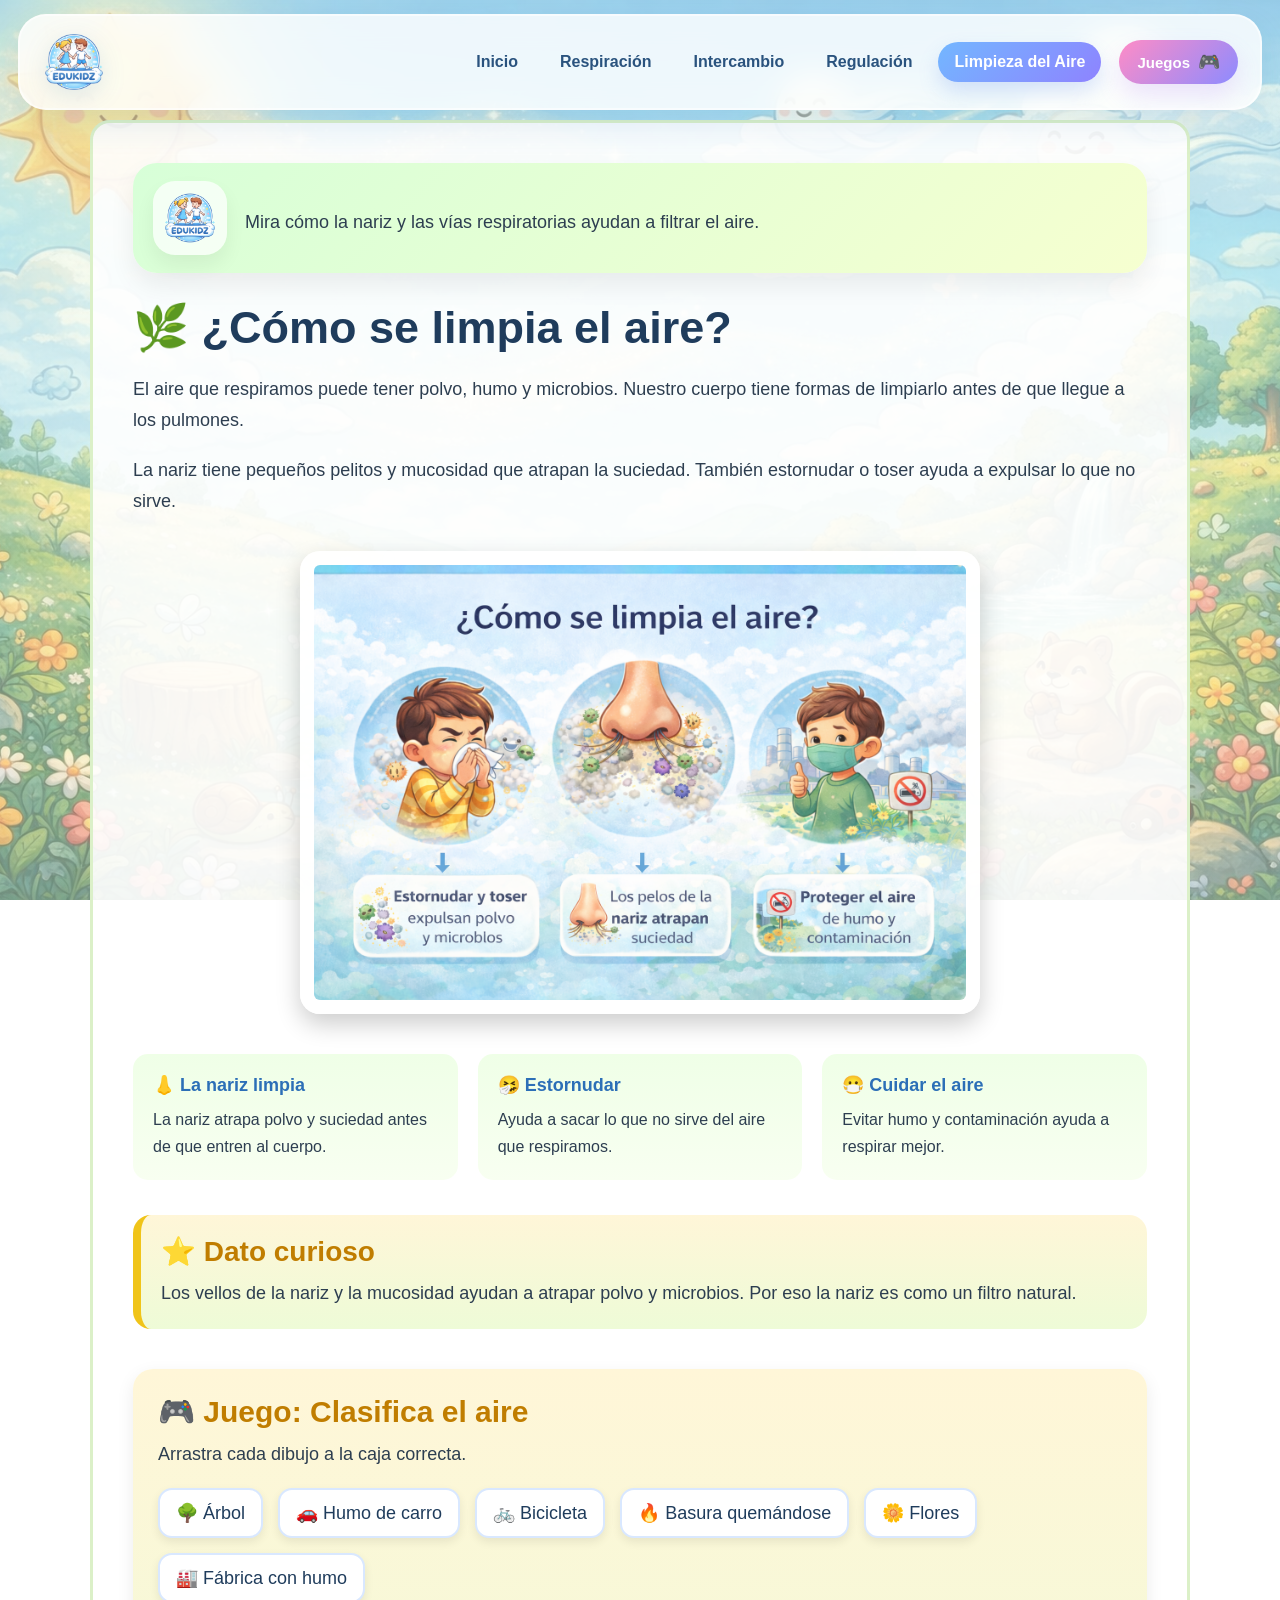
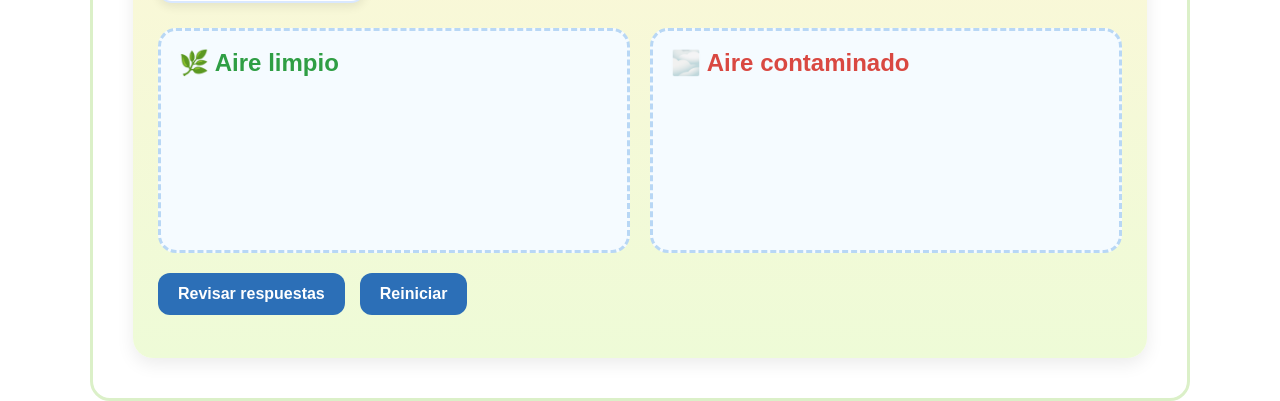
<file: limpieza_del_aire.html>
<!DOCTYPE html>
<html lang="es">
<head>

  <title>Limpieza del Aire - Edukidz</title>

  <meta charset="utf-8">
  <meta name="viewport" content="width=device-width, initial-scale=1">

  <link rel="stylesheet" href="css.css">

  <style>
    body{
      background-image:linear-gradient(rgba(235,255,238,0.46), rgba(253,255,231,0.40)), url(Imagenes/fondo2.png);
      background-size:cover;
      background-repeat:no-repeat;
      background-attachment: fixed;
    }

    .contenido{
      max-width:1100px;
      margin:auto;
      margin-top:120px;
      padding:40px;
      background:rgba(255,255,255,0.90); border:3px solid #dbf0c8;
      border-radius:20px;
    }

    .contenido h1{
      color:#1f3c5c;
      font-size:45px;
      margin-bottom:20px;
    }

    .contenido p{
      color:#2d3e50;
      font-size:18px;
      line-height:1.7;
      margin-bottom:20px;
    }

    .imagen-central{
      text-align:center;
      margin:35px 0;
    }

    .imagen-central img{
      width:100%;
      max-width:680px;
      height:auto;
      display:block;
      margin:0 auto;
      border-radius:20px;
      box-shadow:0 10px 25px rgba(0,0,0,0.20);
      background:rgba(255,255,255,0.95);
      padding:14px;
    }

    .info-boxes{
      display:flex;
      gap:20px;
      margin-top:40px;
      flex-wrap:wrap;
    }

    .box{
      flex:1;
      min-width:250px;
      background:linear-gradient(180deg,#efffe7,#f8fff1);
      padding:20px;
      border-radius:15px;
    }

    .box h3{
      color:#2c6fb7;
      margin-bottom:10px;
      font-size:18px;
    }

    .box p{
      font-size:16px;
      margin-bottom:0;
    }

    .dato-curioso{
      margin-top:35px;
      background:linear-gradient(180deg,#fff6d8,#eefbd7);
      border-left:8px solid #f0c419;
      border-radius:18px;
      padding:20px;
    }

    .dato-curioso h2{
      margin-top:0;
      margin-bottom:10px;
      color:#c07d00;
      font-size:28px;
    }

    .dato-curioso p{
      margin-bottom:0;
      font-size:18px;
    }

    /* JUEGO */
    .juego-clasificar{
      margin-top:40px;
      background:linear-gradient(180deg,#fff6d8,#eefbd7);
      border-radius:20px;
      padding:25px;
      box-shadow:0 6px 18px rgba(0,0,0,0.08);
    }

    .juego-clasificar h2{
      color:#c07d00;
      margin-bottom:10px;
      font-size:30px;
    }

    .juego-clasificar p{
      margin-bottom:18px;
    }

    .elementos{
      display:flex;
      flex-wrap:wrap;
      gap:15px;
      margin-bottom:25px;
    }

    .tarjeta{
      background:white;
      border:2px solid #d9e8ff;
      border-radius:14px;
      padding:12px 16px;
      font-size:18px;
      color:#1f3c5c;
      cursor:grab;
      box-shadow:0 4px 10px rgba(0,0,0,0.08);
      user-select:none;
    }

    .tarjeta:active{
      cursor:grabbing;
    }

    .zonas-juego{
      display:flex;
      gap:20px;
      flex-wrap:wrap;
    }

    .zona{
      flex:1;
      min-width:280px;
      min-height:220px;
      border-radius:18px;
      padding:18px;
      background:#f5fbff;
      border:3px dashed #b8d7f5;
    }

    .zona h3{
      margin-bottom:15px;
      font-size:24px;
    }

    .zona.limpio h3{
      color:#2f9e44;
    }

    .zona.contaminado h3{
      color:#d94841;
    }

    .contenedor-zona{
      min-height:140px;
      display:flex;
      flex-wrap:wrap;
      gap:12px;
      align-content:flex-start;
    }

    .zona.hover{
      background:#eef8ff;
      border-color:#6aa8df;
    }

    .acciones-juego{
      margin-top:20px;
      display:flex;
      gap:15px;
      flex-wrap:wrap;
    }

    .acciones-juego button{
      padding:12px 20px;
      border:none;
      border-radius:12px;
      background:#2c6fb7;
      color:white;
      font-size:16px;
      font-weight:bold;
      cursor:pointer;
      transition:0.2s ease;
    }

    .acciones-juego button:hover{
      transform:scale(1.04);
      background:#245f9b;
    }

    .resultado-juego{
      margin-top:18px;
      font-weight:bold;
      font-size:20px;
    }

    .correcta{
      border-color:#55c26a !important;
      background:#eefced !important;
    }

    .incorrecta{
      border-color:#e35d5d !important;
      background:#fff1f1 !important;
    }

    @media (max-width: 768px){
      .contenido{
        padding:22px;
      }

      .contenido h1{
        font-size:36px;
      }

      .zonas-juego{
        flex-direction:column;
      }

      .tarjeta{
        font-size:16px;
      }
    }
  </style>


  <link rel="icon" type="image/png" href="Imagenes/logo.png">
</head>

<body>

  <!-- HEADER (ARREGLADO) -->
  <header>
  <div class="main-nav">
    <div class="logo">
      <a href="index.html">
        <img src="Imagenes/logo.png" alt="Logo Edukidz">
      </a>
    </div>
    <nav>
      <ul>
        <li><a href="index.html">Inicio</a></li>
        <li><a href="Respiracion.html">Respiración</a></li>
        <li><a href="Intercambio_gases.html">Intercambio</a></li>
        <li><a href="Regulacion.html">Regulación</a></li>
        <li><a href="limpieza_del_aire.html" class="activo">Limpieza del Aire</a></li>
      </ul>
    </nav>
    <div class="nav-icons">
      <a href="Juegos.html" class="juegos-btn">
        <span class="juegos-texto">Juegos</span>
        <span class="juegos-icono">🎮</span>
      </a>
    </div>
  </div>
</header>

  <main>
    <section class="contenido">
      <div class="page-banner limpieza">
        <div class="page-banner-logo">
          <img src="Imagenes/logo.png" alt="Logo Edukidz">
        </div>
        <div class="page-banner-texto">
<p>Mira cómo la nariz y las vías respiratorias ayudan a filtrar el aire.</p>
        </div>
      </div>


      <h1>🌿 ¿Cómo se limpia el aire?</h1>

      <p>
        El aire que respiramos puede tener polvo, humo y microbios.
        Nuestro cuerpo tiene formas de limpiarlo antes de que llegue a los pulmones.
      </p>

      <p>
        La nariz tiene pequeños pelitos y mucosidad que atrapan la suciedad.
        También estornudar o toser ayuda a expulsar lo que no sirve.
      </p>

      <div class="imagen-central">
        <img src="Imagenes/limpiar.png" alt="Limpieza del aire">
      </div>

      <div class="info-boxes">

        <div class="box">
          <h3>👃 La nariz limpia</h3>
          <p>La nariz atrapa polvo y suciedad antes de que entren al cuerpo.</p>
        </div>

        <div class="box">
          <h3>🤧 Estornudar</h3>
          <p>Ayuda a sacar lo que no sirve del aire que respiramos.</p>
        </div>

        <div class="box">
          <h3>😷 Cuidar el aire</h3>
          <p>Evitar humo y contaminación ayuda a respirar mejor.</p>
        </div>

      </div>

      <div class="dato-curioso">
        <h2>⭐ Dato curioso</h2>
        <p>
          Los vellos de la nariz y la mucosidad ayudan a atrapar polvo y microbios.
          Por eso la nariz es como un filtro natural.
        </p>
      </div>

      <!-- JUEGO -->
      <div class="juego-clasificar">
        <h2>🎮 Juego: Clasifica el aire</h2>
        <p>Arrastra cada dibujo a la caja correcta.</p>

        <div class="elementos" id="elementos">
          <div class="tarjeta" draggable="true" data-tipo="limpio">🌳 Árbol</div>
          <div class="tarjeta" draggable="true" data-tipo="contaminado">🚗 Humo de carro</div>
          <div class="tarjeta" draggable="true" data-tipo="limpio">🚲 Bicicleta</div>
          <div class="tarjeta" draggable="true" data-tipo="contaminado">🔥 Basura quemándose</div>
          <div class="tarjeta" draggable="true" data-tipo="limpio">🌼 Flores</div>
          <div class="tarjeta" draggable="true" data-tipo="contaminado">🏭 Fábrica con humo</div>
        </div>

        <div class="zonas-juego">
          <div class="zona limpio" data-zona="limpio">
            <h3>🌿 Aire limpio</h3>
            <div class="contenedor-zona"></div>
          </div>

          <div class="zona contaminado" data-zona="contaminado">
            <h3>🌫️ Aire contaminado</h3>
            <div class="contenedor-zona"></div>
          </div>
        </div>

        <div class="acciones-juego">
          <button onclick="revisarJuego()">Revisar respuestas</button>
          <button onclick="reiniciarJuego()">Reiniciar</button>
        </div>

        <p id="resultadoJuego" class="resultado-juego"></p>
      </div>

    </section>
  </main>

  <script>
    let tarjetaArrastrada = null;
    const tarjetas = document.querySelectorAll('.tarjeta');
    const zonas = document.querySelectorAll('.zona');

    tarjetas.forEach(tarjeta => {
      tarjeta.addEventListener('dragstart', () => {
        tarjetaArrastrada = tarjeta;
      });
    });

    zonas.forEach(zona => {
      zona.addEventListener('dragover', e => {
        e.preventDefault();
        zona.classList.add('hover');
      });

      zona.addEventListener('dragleave', () => {
        zona.classList.remove('hover');
      });

      zona.addEventListener('drop', e => {
        e.preventDefault();
        zona.classList.remove('hover');
        const contenedor = zona.querySelector('.contenedor-zona');
        if (tarjetaArrastrada) {
          contenedor.appendChild(tarjetaArrastrada);
        }
      });
    });

    function revisarJuego(){
      const todasTarjetas = document.querySelectorAll('.tarjeta');
      let correctas = 0;

      todasTarjetas.forEach(tarjeta => {
        tarjeta.classList.remove('correcta', 'incorrecta');

        const zonaPadre = tarjeta.closest('.zona');
        if(!zonaPadre) return;

        const tipoCorrecto = tarjeta.dataset.tipo;
        const zonaActual = zonaPadre.dataset.zona;

        if(tipoCorrecto === zonaActual){
          tarjeta.classList.add('correcta');
          correctas++;
        } else {
          tarjeta.classList.add('incorrecta');
        }
      });

      const resultado = document.getElementById('resultadoJuego');

      if(correctas === 6){
        resultado.textContent = '✅ ¡Excelente! Clasificaste todo correctamente.';
        resultado.style.color = '#2f9e44';
      } else {
        resultado.textContent = '🟡 Tienes ' + correctas + ' de 6 correctas. Intenta otra vez.';
        resultado.style.color = '#c07d00';
      }
    }

    function reiniciarJuego(){
      const contenedorInicial = document.getElementById('elementos');
      const tarjetas = document.querySelectorAll('.tarjeta');

      tarjetas.forEach(tarjeta => {
        tarjeta.classList.remove('correcta', 'incorrecta');
        contenedorInicial.appendChild(tarjeta);
      });

      const resultado = document.getElementById('resultadoJuego');
      resultado.textContent = '';
    }
  </script>

</body>
</html>
</file>
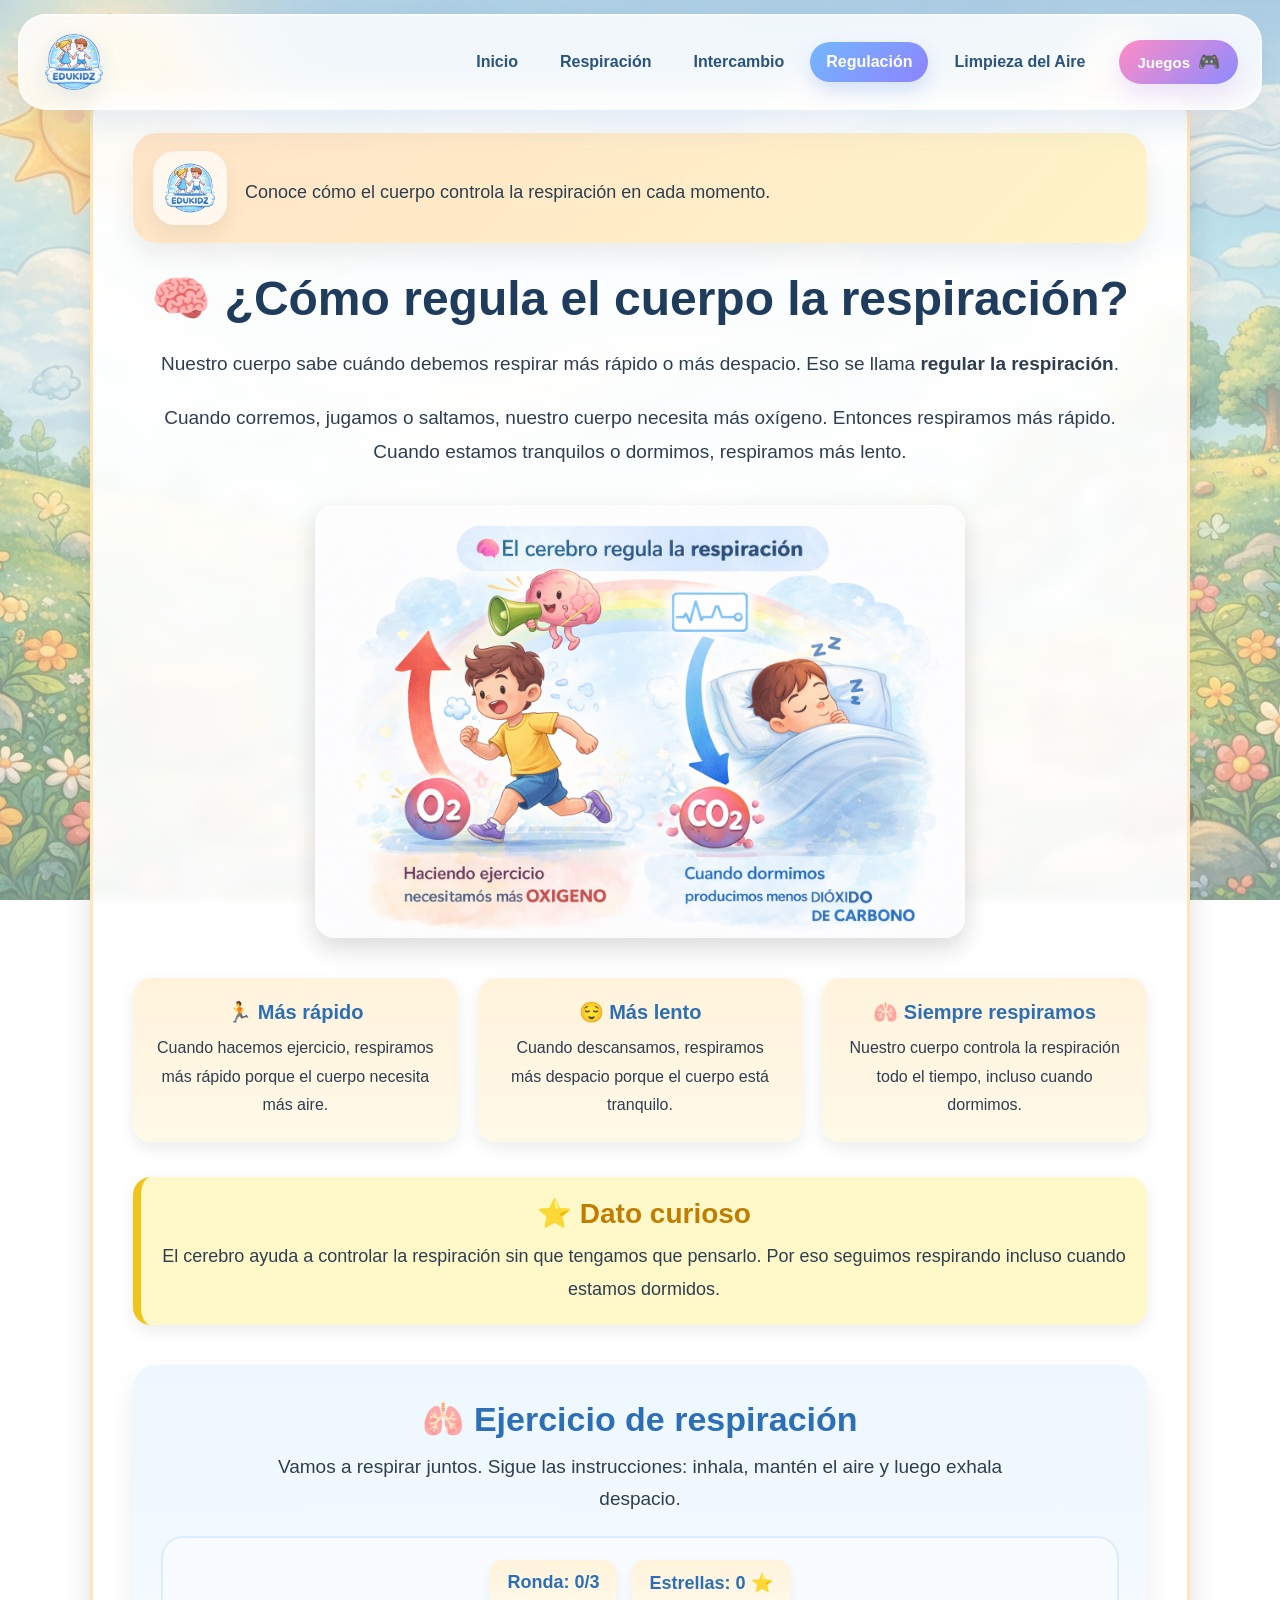
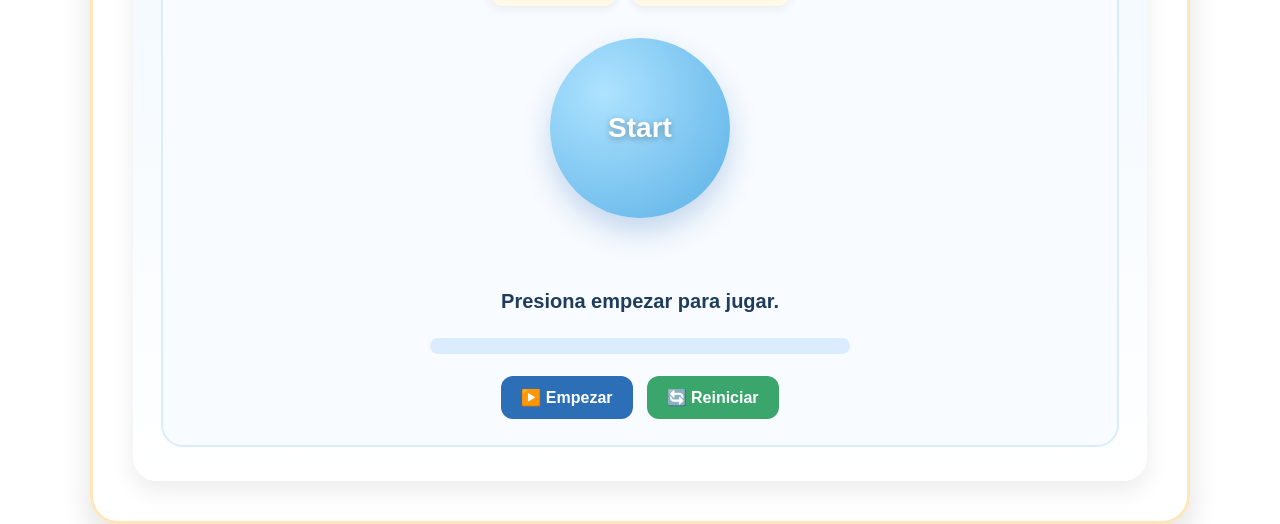
<file: Regulacion.html>
<!DOCTYPE html>
<html lang="es">
<head>

  <title>Regulación - Edukidz</title>

  <meta charset="utf-8">
  <meta name="viewport" content="width=device-width, initial-scale=1">

  <link rel="stylesheet" href="css.css">

  <style>
    body{
      background-image:linear-gradient(rgba(255,243,224,0.52), rgba(255,250,234,0.42)), url(Imagenes/fondo2.png);
      background-size:cover;
      background-repeat:no-repeat;
      background-attachment:fixed;
    }

    main{
      margin-top:90px;
    }

    .contenido{
      max-width:1100px;
      margin:auto;
      padding:40px;
      background:rgba(255,255,255,0.92); border:3px solid #ffe6ba;
      border-radius:28px;
      box-shadow:0 14px 30px rgba(0,0,0,0.12);
      backdrop-filter:blur(6px);
    }

    .contenido h1{
      color:#1f3c5c;
      font-size:48px;
      margin-bottom:20px;
      text-align:center;
    }

    .contenido p{
      color:#2d3e50;
      font-size:19px;
      line-height:1.8;
      margin-bottom:20px;
      text-align:center;
    }

    .imagen-central{
      text-align:center;
      margin:35px 0;
    }

    .imagen-central img{
      width:100%;
      max-width:650px;
      height:auto;
      display:block;
      margin:0 auto;
      border-radius:20px;
      box-shadow:0 10px 24px rgba(0,0,0,0.15);
    }

    .info-boxes{
      display:flex;
      gap:20px;
      margin-top:40px;
      flex-wrap:wrap;
    }

    .box{
      flex:1;
      min-width:250px;
      background:linear-gradient(180deg,#fff3dc,#fff9e8);
      padding:22px;
      border-radius:18px;
      box-shadow:0 6px 16px rgba(0,0,0,0.08);
      transition:0.25s ease;
    }

    .box:hover{
      transform:translateY(-5px);
    }

    .box h3{
      color:#2c6fb7;
      margin-bottom:10px;
      font-size:20px;
      text-align:center;
    }

    .box p{
      font-size:16px;
      margin-bottom:0;
      text-align:center;
    }

    .dato-curioso{
      margin-top:35px;
      background:#fff8c9;
      border-left:8px solid #f0c419;
      border-radius:18px;
      padding:20px;
      box-shadow:0 6px 16px rgba(0,0,0,0.08);
    }

    .dato-curioso h2{
      margin-top:0;
      margin-bottom:10px;
      color:#c07d00;
      font-size:28px;
      text-align:center;
    }

    .dato-curioso p{
      margin-bottom:0;
      font-size:18px;
      text-align:center;
    }

    /* EJERCICIO DE RESPIRACION MODO JUEGO */
    .ejercicio-respiracion{
      margin-top:40px;
      background:linear-gradient(180deg,#eef7ff,#ffffff);
      border-radius:24px;
      padding:34px 28px;
      text-align:center;
      box-shadow:0 10px 24px rgba(0,0,0,0.08);
    }

    .ejercicio-respiracion h2{
      color:#2c6fb7;
      font-size:34px;
      margin-bottom:12px;
    }

    .ejercicio-respiracion p{
      max-width:760px;
      margin:0 auto 18px;
      line-height:1.7;
    }

    .panel-juego-respiracion{
      margin-top:20px;
      background:#f8fbff;
      border-radius:22px;
      padding:24px 20px 28px;
      box-shadow:inset 0 0 0 2px #dcecff;
    }

    .marcador-respiracion{
      display:flex;
      justify-content:center;
      gap:14px;
      flex-wrap:wrap;
      margin-bottom:18px;
    }

    .mini-dato{
      background:linear-gradient(180deg,#fff3dc,#fff9e8);
      color:#2c6fb7;
      padding:12px 18px;
      border-radius:14px;
      font-size:18px;
      font-weight:bold;
      box-shadow:0 4px 10px rgba(0,0,0,0.06);
    }

    .respira-wrap{
      display:flex;
      flex-direction:column;
      align-items:center;
      gap:20px;
      margin-top:24px;
    }

    .circulo-respira{
      width:180px;
      height:180px;
      border-radius:50%;
      background:radial-gradient(circle at 30% 30%, #aee3ff, #5ab0e6);
      box-shadow:0 14px 28px rgba(44,111,183,0.25);
      transition:transform 1s ease, background 0.8s ease;
      position:relative;
      margin-top:8px;
    }

    .circulo-respira.inhalar{
      transform:scale(1.35);
      background:radial-gradient(circle at 30% 30%, #c6f3d3, #49c779);
    }

    .circulo-respira.mantener{
      transform:scale(1.35);
      background:radial-gradient(circle at 30% 30%, #fff2b6, #f2c94c);
    }

    .circulo-respira.exhalar{
      transform:scale(1);
      background:radial-gradient(circle at 30% 30%, #aee3ff, #5ab0e6);
    }

    .texto-circulo{
      position:absolute;
      top:50%;
      left:50%;
      transform:translate(-50%, -50%);
      font-size:28px;
      font-weight:bold;
      color:white;
      text-shadow:0 2px 6px rgba(0,0,0,0.3);
      width:100%;
      text-align:center;
      pointer-events:none;
    }

    .contador{
      font-size:24px;
      color:#2c6fb7;
      font-weight:bold;
      min-height:32px;
    }

    .mensaje-juego-respiracion{
      font-size:20px;
      font-weight:bold;
      color:#1f3c5c;
      min-height:28px;
    }

    .barra-rondas{
      width:100%;
      max-width:420px;
      height:16px;
      margin:20px auto 0;
      background:#dcecff;
      border-radius:999px;
      overflow:hidden;
    }

    .barra-rondas-progreso{
      width:0%;
      height:100%;
      background:linear-gradient(90deg,#2c6fb7,#3aa66b);
      border-radius:999px;
      transition:width 0.4s ease;
    }

    .botones{
      margin-top:22px;
      display:flex;
      justify-content:center;
      gap:14px;
      flex-wrap:wrap;
    }

    .botones button{
      padding:12px 20px;
      border:none;
      border-radius:12px;
      font-size:16px;
      cursor:pointer;
      font-weight:bold;
      transition:0.2s ease;
    }

    .botones button:hover{
      transform:scale(1.04);
    }

    .btn-start{
      background:#2c6fb7;
      color:white;
    }

    .btn-reset{
      background:#3aa66b;
      color:white;
    }

    @media (max-width:768px){
      .contenido{
        margin:20px;
        padding:25px;
      }

      .contenido h1{
        font-size:34px;
      }

      .contenido p{
        font-size:17px;
      }

      .ejercicio-respiracion h2{
        font-size:28px;
      }

      .circulo-respira{
        width:140px;
        height:140px;
      }

      .texto-circulo{
        font-size:22px;
      }

      .contador{
        font-size:20px;
      }

      .mensaje-juego-respiracion{
        font-size:17px;
      }
    }
  </style>


  <link rel="icon" type="image/png" href="Imagenes/logo.png">
</head>

<body>

  <header>
  <div class="main-nav">
    <div class="logo">
      <a href="index.html">
        <img src="Imagenes/logo.png" alt="Logo Edukidz">
      </a>
    </div>
    <nav>
      <ul>
        <li><a href="index.html">Inicio</a></li>
        <li><a href="Respiracion.html">Respiración</a></li>
        <li><a href="Intercambio_gases.html">Intercambio</a></li>
        <li><a href="Regulacion.html" class="activo">Regulación</a></li>
        <li><a href="limpieza_del_aire.html">Limpieza del Aire</a></li>
      </ul>
    </nav>
    <div class="nav-icons">
      <a href="Juegos.html" class="juegos-btn">
        <span class="juegos-texto">Juegos</span>
        <span class="juegos-icono">🎮</span>
      </a>
    </div>
  </div>
</header>

  <main>

    <section class="contenido">
      <div class="page-banner regulacion">
        <div class="page-banner-logo">
          <img src="Imagenes/logo.png" alt="Logo Edukidz">
        </div>
        <div class="page-banner-texto">
<p>Conoce cómo el cuerpo controla la respiración en cada momento.</p>
        </div>
      </div>


      <h1>🧠 ¿Cómo regula el cuerpo la respiración?</h1>

      <p>
        Nuestro cuerpo sabe cuándo debemos respirar más rápido o más despacio.
        Eso se llama <strong>regular la respiración</strong>.
      </p>

      <p>
        Cuando corremos, jugamos o saltamos, nuestro cuerpo necesita más oxígeno.
        Entonces respiramos más rápido. Cuando estamos tranquilos o dormimos,
        respiramos más lento.
      </p>

      <div class="imagen-central">
        <img src="Imagenes/regulacion.png" alt="Regulación de la respiración">
      </div>

      <div class="info-boxes">

        <div class="box">
          <h3>🏃 Más rápido</h3>
          <p>
            Cuando hacemos ejercicio, respiramos más rápido porque el cuerpo necesita más aire.
          </p>
        </div>

        <div class="box">
          <h3>😌 Más lento</h3>
          <p>
            Cuando descansamos, respiramos más despacio porque el cuerpo está tranquilo.
          </p>
        </div>

        <div class="box">
          <h3>🫁 Siempre respiramos</h3>
          <p>
            Nuestro cuerpo controla la respiración todo el tiempo,
            incluso cuando dormimos.
          </p>
        </div>

      </div>

      <div class="dato-curioso">
        <h2>⭐ Dato curioso</h2>
        <p>
          El cerebro ayuda a controlar la respiración sin que tengamos que pensarlo.
          Por eso seguimos respirando incluso cuando estamos dormidos.
        </p>
      </div>

      <div class="ejercicio-respiracion">
        <h2>🫁 Ejercicio de respiración</h2>

        <p>
          Vamos a respirar juntos. Sigue las instrucciones: inhala, mantén el aire y luego exhala despacio.
        </p>

        <div class="panel-juego-respiracion">
          <div class="marcador-respiracion">
            <div class="mini-dato">Ronda: <span id="rondaRespiracion">0</span>/3</div>
            <div class="mini-dato">Estrellas: <span id="estrellasRespiracion">0</span> ⭐</div>
          </div>

          <div class="respira-wrap">
            <div id="circulo" class="circulo-respira">
              <div id="texto" class="texto-circulo">Start</div>
            </div>

            <div id="contador" class="contador"></div>
            <div id="mensajeJuego" class="mensaje-juego-respiracion">Presiona empezar para jugar.</div>
          </div>

          <div class="barra-rondas">
            <div class="barra-rondas-progreso" id="barraRespiracion"></div>
          </div>

          <div class="botones">
            <button class="btn-start" onclick="start()">▶️ Empezar</button>
            <button class="btn-reset" onclick="reset()">🔄 Reiniciar</button>
          </div>
        </div>
      </div>

    </section>

  </main>

  <script>
    let interval = null;
    let rondaActual = 0;
    let estrellas = 0;
    const totalRondas = 3;

    function actualizarUIJuego(){
      document.getElementById("rondaRespiracion").innerText = rondaActual;
      document.getElementById("estrellasRespiracion").innerText = estrellas;
      document.getElementById("barraRespiracion").style.width = (rondaActual / totalRondas) * 100 + "%";
    }

    function start(){
      reset(false);
      rondaActual = 0;
      estrellas = 0;
      actualizarUIJuego();
      document.getElementById("mensajeJuego").innerText = "¡Comienza la ronda 1!";
      ciclo();
    }

    function ciclo(){
      if(rondaActual >= totalRondas){
        document.getElementById("texto").innerText = "🎉";
        document.getElementById("contador").innerText = "";
        document.getElementById("mensajeJuego").innerText = "¡Ganaste el reto de respiración!";
        return;
      }

      inhalar(4, () => {
        mantener(2, () => {
          exhalar(4, () => {
            rondaActual++;
            estrellas++;
            actualizarUIJuego();

            if(rondaActual < totalRondas){
              document.getElementById("mensajeJuego").innerText = "¡Bien hecho! Vamos a la ronda " + (rondaActual + 1);
              setTimeout(() => {
                ciclo();
              }, 800);
            } else {
              document.getElementById("texto").innerText = "🌟";
              document.getElementById("contador").innerText = "";
              document.getElementById("mensajeJuego").innerText = "✅ Terminaste el ejercicio de respiración.";
            }
          });
        });
      });
    }

    function inhalar(t, next){
      document.getElementById("texto").innerText = "Inhala";
      document.getElementById("circulo").className = "circulo-respira inhalar";
      document.getElementById("mensajeJuego").innerText = "Toma aire lentamente...";
      count(t, next);
    }

    function mantener(t, next){
      document.getElementById("texto").innerText = "Mantén";
      document.getElementById("circulo").className = "circulo-respira mantener";
      document.getElementById("mensajeJuego").innerText = "Mantén el aire un momento...";
      count(t, next);
    }

    function exhalar(t, next){
      document.getElementById("texto").innerText = "Exhala";
      document.getElementById("circulo").className = "circulo-respira exhalar";
      document.getElementById("mensajeJuego").innerText = "Suelta el aire despacio...";
      count(t, next);
    }

    function count(t, next){
      let c = t;
      document.getElementById("contador").innerText = c + " segundos";

      clearInterval(interval);
      interval = setInterval(() => {
        c--;
        document.getElementById("contador").innerText = c + " segundos";

        if(c <= 0){
          clearInterval(interval);
          next();
        }
      }, 1000);
    }

    function reset(limpiarMensaje = true){
      clearInterval(interval);
      document.getElementById("texto").innerText = "Start";
      document.getElementById("contador").innerText = "";
      document.getElementById("circulo").className = "circulo-respira";
      rondaActual = 0;
      estrellas = 0;
      actualizarUIJuego();

      if(limpiarMensaje){
        document.getElementById("mensajeJuego").innerText = "Presiona empezar para jugar.";
      }
    }

    actualizarUIJuego();
  </script>

</body>
</html>
</file>
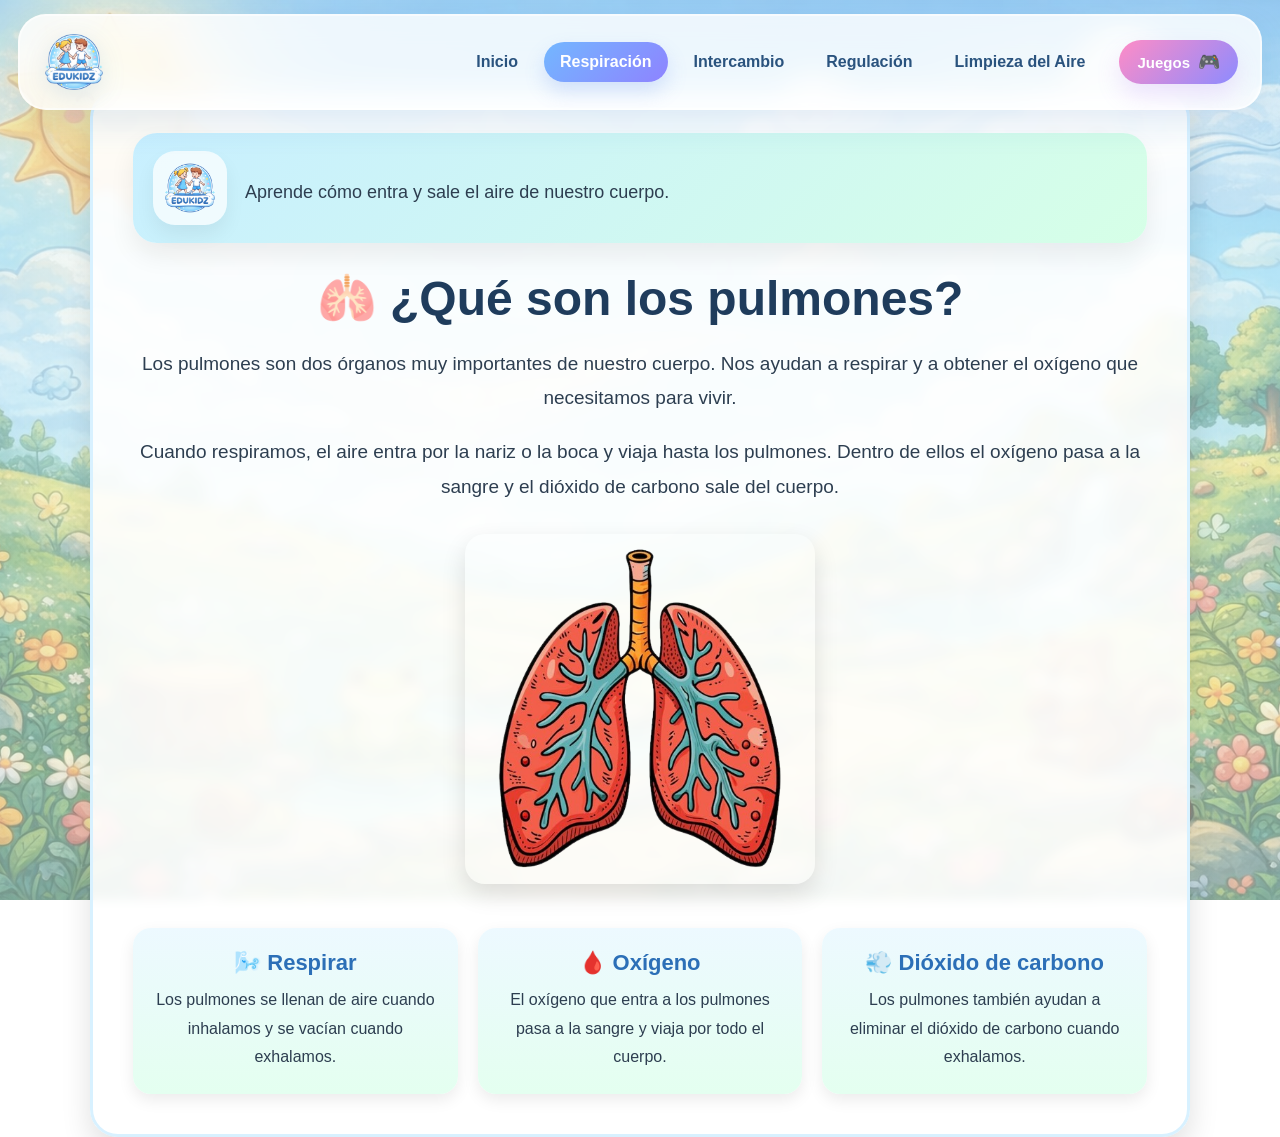
<file: Respiracion.html>
<!DOCTYPE html>
<html lang="es">
<head>
  <title>Respiración - Edukidz</title>

  <meta charset="utf-8">
  <meta name="viewport" content="width=device-width, initial-scale=1">

  <!-- CSS GLOBAL -->
  <link rel="stylesheet" href="css.css">

  <style>
    body{
      background-image:linear-gradient(rgba(232,248,255,0.45), rgba(237,255,244,0.45)), url(Imagenes/fondo2.png);
      background-size:cover;
      background-repeat:no-repeat;
      background-attachment:fixed;
    }

    main{
      margin-top:90px;
    }

    .contenido{
      max-width:1100px;
      margin:auto;
      padding:40px;
      background:rgba(255,255,255,0.90); border:3px solid #d8f1ff;
      border-radius:28px;
      box-shadow:0 14px 30px rgba(0,0,0,0.12);
      backdrop-filter:blur(6px);
    }

    .contenido h1{
      color:#1f3c5c;
      font-size:48px;
      margin-bottom:20px;
      text-align:center;
    }

    .contenido p{
      color:#2d3e50;
      font-size:19px;
      line-height:1.8;
      margin-bottom:20px;
      text-align:center;
    }

    .pulmones-img{
      text-align:center;
      margin:30px 0;
    }

    .pulmones-img img{
      width:350px;
      max-width:100%;
      border-radius:20px;
      box-shadow:0 10px 24px rgba(0,0,0,0.12);
    }

    .info-boxes{
      display:flex;
      gap:20px;
      margin-top:40px;
      flex-wrap:wrap;
    }

    .box{
      flex:1;
      min-width:250px;
      background:linear-gradient(180deg,#edf9ff,#e4fff0);
      padding:22px;
      border-radius:18px;
      box-shadow:0 6px 16px rgba(0,0,0,0.08);
      transition:0.25s ease;
    }

    .box:hover{
      transform:translateY(-5px);
    }

    .box h3{
      color:#2c6fb7;
      margin-bottom:10px;
      font-size:22px;
      text-align:center;
    }

    .box p{
      font-size:16px;
      margin:0;
      text-align:center;
    }

    @media (max-width:768px){
      .contenido{
        margin:20px;
        padding:25px;
      }

      .contenido h1{
        font-size:34px;
      }

      .contenido p{
        font-size:17px;
      }
    }
  </style>

  <link rel="icon" type="image/png" href="Imagenes/logo.png">
</head>

<body>

<!-- HEADER BONITO -->
<header>
  <div class="main-nav">
    <div class="logo">
      <a href="index.html">
        <img src="Imagenes/logo.png" alt="Logo Edukidz">
      </a>
    </div>
    <nav>
      <ul>
        <li><a href="index.html">Inicio</a></li>
        <li><a href="Respiracion.html" class="activo">Respiración</a></li>
        <li><a href="Intercambio_gases.html">Intercambio</a></li>
        <li><a href="Regulacion.html">Regulación</a></li>
        <li><a href="limpieza_del_aire.html">Limpieza del Aire</a></li>
      </ul>
    </nav>
    <div class="nav-icons">
      <a href="Juegos.html" class="juegos-btn">
        <span class="juegos-texto">Juegos</span>
        <span class="juegos-icono">🎮</span>
      </a>
    </div>
  </div>
</header>

<!-- CONTENIDO -->
<main>

  <section class="contenido">
      <div class="page-banner respiracion">
        <div class="page-banner-logo">
          <img src="Imagenes/logo.png" alt="Logo Edukidz">
        </div>
        <div class="page-banner-texto">
<p>Aprende cómo entra y sale el aire de nuestro cuerpo.</p>
        </div>
      </div>


    <h1>🫁 ¿Qué son los pulmones?</h1>

    <p>
      Los pulmones son dos órganos muy importantes de nuestro cuerpo.
      Nos ayudan a respirar y a obtener el oxígeno que necesitamos para vivir.
    </p>

    <p>
      Cuando respiramos, el aire entra por la nariz o la boca y viaja hasta los pulmones.
      Dentro de ellos el oxígeno pasa a la sangre y el dióxido de carbono sale del cuerpo.
    </p>

    <div class="pulmones-img">
      <img src="Imagenes/pulmones.png" alt="Pulmones">
    </div>

    <div class="info-boxes">

      <div class="box">
        <h3>🌬️ Respirar</h3>
        <p>
          Los pulmones se llenan de aire cuando inhalamos y se vacían cuando exhalamos.
        </p>
      </div>

      <div class="box">
        <h3>🩸 Oxígeno</h3>
        <p>
          El oxígeno que entra a los pulmones pasa a la sangre y viaja por todo el cuerpo.
        </p>
      </div>

      <div class="box">
        <h3>💨 Dióxido de carbono</h3>
        <p>
          Los pulmones también ayudan a eliminar el dióxido de carbono cuando exhalamos.
        </p>
      </div>

    </div>

  </section>

</main>

</body>
</html>
</file>
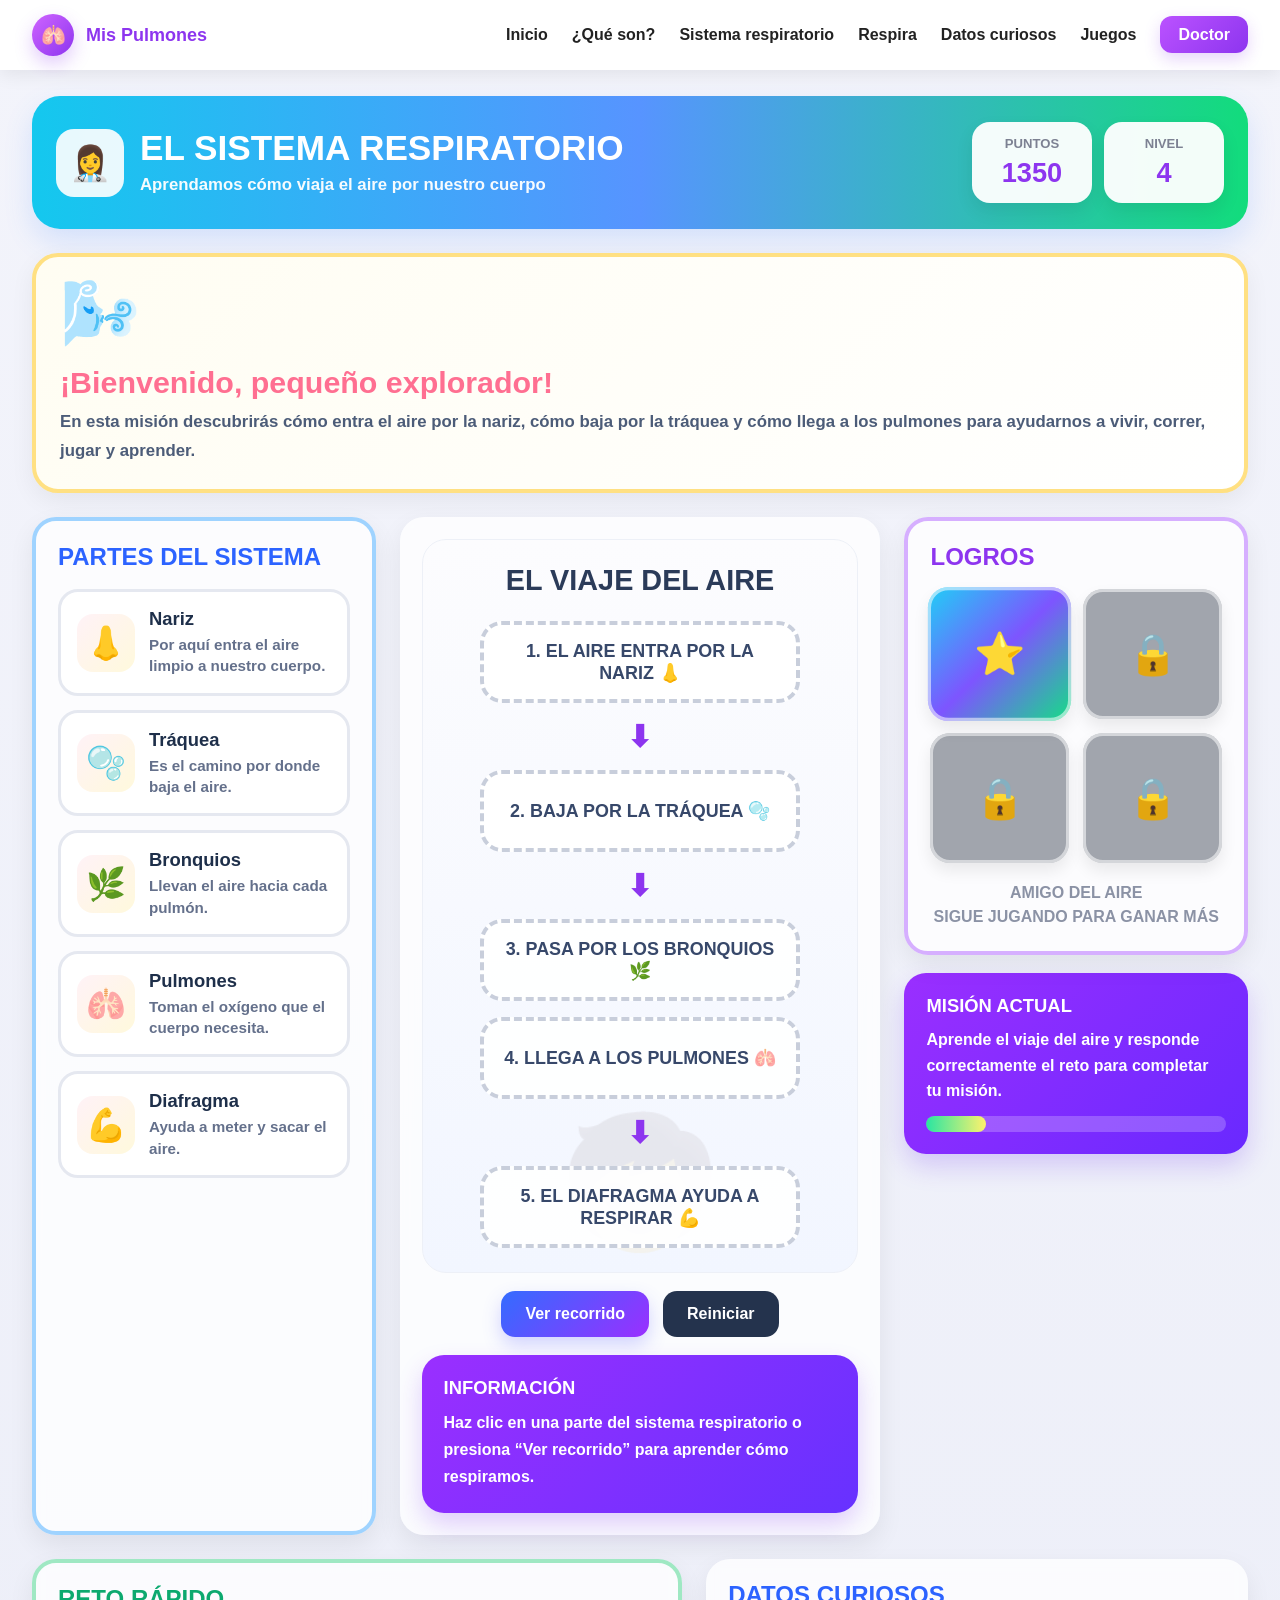
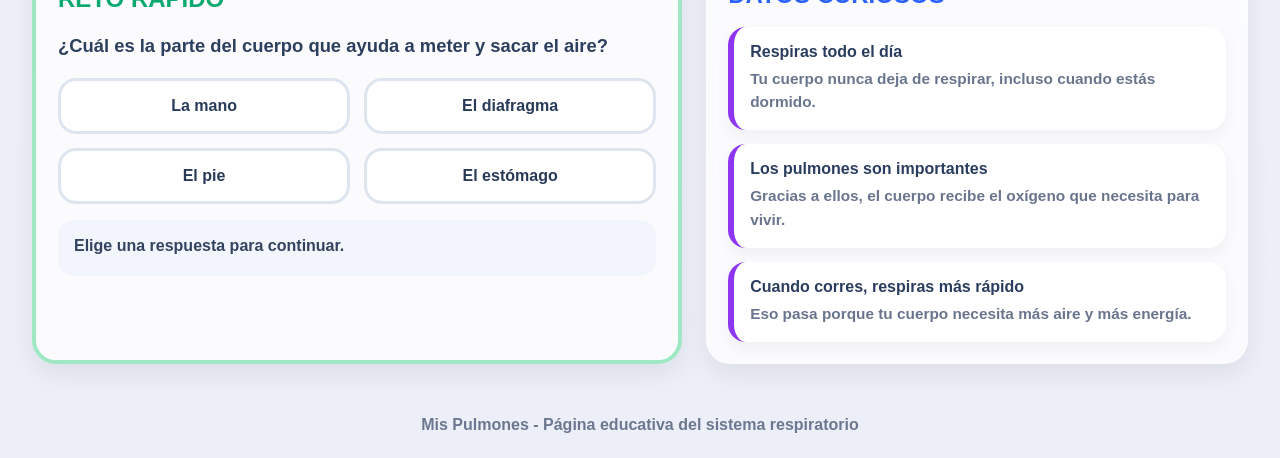
<file: Sistema_Respiratorio.html>
<!DOCTYPE html>
<html lang="es">
<head>
  <meta charset="UTF-8" />
  <meta name="viewport" content="width=device-width, initial-scale=1.0" />
  <title>Sistema Respiratorio - Mis Pulmones</title>
  <style>
    *{
      margin:0;
      padding:0;
      box-sizing:border-box;
      font-family: "Trebuchet MS", Arial, sans-serif;
    }

    body{
      background: linear-gradient(180deg,#f3f4fb,#eceef8);
      color:#24334d;
    }

    a{
      text-decoration:none;
      color:inherit;
    }

    header{
      width:100%;
      background:#fff;
      box-shadow:0 4px 18px rgba(0,0,0,0.08);
      position:sticky;
      top:0;
      z-index:100;
    }

    .main-nav{
      width:95%;
      margin:auto;
      display:flex;
      justify-content:space-between;
      align-items:center;
      padding:14px 0;
      gap:20px;
    }

    .logo{
      display:flex;
      align-items:center;
      gap:12px;
      font-weight:900;
      color:#8d35ef;
      font-size:18px;
    }

    .logo-circle{
      width:42px;
      height:42px;
      border-radius:50%;
      background:linear-gradient(135deg,#cf64ff,#8d35ef);
      display:flex;
      align-items:center;
      justify-content:center;
      color:#fff;
      font-size:20px;
      box-shadow:0 8px 18px rgba(141,53,239,0.25);
    }

    nav ul{
      list-style:none;
      display:flex;
      align-items:center;
      gap:24px;
      flex-wrap:wrap;
    }

    nav ul li a{
      font-weight:700;
      color:#222;
      transition:.2s;
    }

    nav ul li a:hover{
      color:#8d35ef;
    }

    .doctor-btn{
      background:linear-gradient(135deg,#bb52ff,#8d35ef);
      color:#fff;
      padding:10px 18px;
      border-radius:12px;
      font-weight:800;
      box-shadow:0 6px 16px rgba(141,53,239,0.22);
    }

    .container{
      width:95%;
      margin:26px auto;
    }

    .hero{
      background:linear-gradient(90deg,#14c8ee,#5794ff,#12dc7c);
      border-radius:28px;
      padding:26px 24px;
      color:#fff;
      display:flex;
      justify-content:space-between;
      align-items:center;
      gap:20px;
      flex-wrap:wrap;
      box-shadow:0 12px 28px rgba(71,136,255,0.18);
    }

    .hero-left{
      display:flex;
      align-items:center;
      gap:16px;
    }

    .hero-icon{
      width:68px;
      height:68px;
      border-radius:18px;
      background:rgba(255,255,255,0.9);
      display:flex;
      align-items:center;
      justify-content:center;
      font-size:34px;
      color:#3e6cff;
      flex-shrink:0;
    }

    .hero-text h1{
      font-size:2.2rem;
      line-height:1.05;
      font-weight:900;
    }

    .hero-text p{
      margin-top:8px;
      font-size:1.05rem;
      font-weight:700;
      opacity:.96;
    }

    .hero-badges{
      display:flex;
      gap:12px;
      flex-wrap:wrap;
    }

    .badge{
      min-width:120px;
      background:rgba(255,255,255,0.95);
      color:#24334d;
      border-radius:18px;
      padding:14px 16px;
      text-align:center;
      box-shadow:0 8px 18px rgba(0,0,0,0.08);
    }

    .badge span{
      display:block;
      font-size:.82rem;
      font-weight:900;
      color:#7c8192;
      margin-bottom:6px;
    }

    .badge strong{
      font-size:1.7rem;
      color:#8d35ef;
    }

    .welcome-box{
      margin-top:24px;
      background:linear-gradient(135deg,#fffdf2,#ffffff);
      border:4px solid #ffe082;
      border-radius:26px;
      padding:24px;
      box-shadow:0 8px 24px rgba(0,0,0,0.06);
      display:flex;
      gap:20px;
      align-items:center;
      flex-wrap:wrap;
    }

    .welcome-emoji{
      font-size:4rem;
      line-height:1;
    }

    .welcome-content h2{
      color:#ff6f91;
      font-size:1.9rem;
      margin-bottom:8px;
      font-weight:900;
    }

    .welcome-content p{
      font-size:1.05rem;
      line-height:1.7;
      color:#4c5c78;
      font-weight:600;
    }

    .grid-top{
      margin-top:24px;
      display:grid;
      grid-template-columns: 1fr 1.4fr 1fr;
      gap:24px;
    }

    .panel{
      background:rgba(255,255,255,0.76);
      backdrop-filter:blur(6px);
      border-radius:24px;
      padding:22px;
      box-shadow:0 10px 26px rgba(0,0,0,0.07);
    }

    .panel-blue{
      border:4px solid #9fd3ff;
    }

    .panel-purple{
      border:4px solid #d6afff;
    }

    .panel-green{
      border:4px solid #9fe8c3;
    }

    .panel h3{
      font-size:1.5rem;
      font-weight:900;
      margin-bottom:18px;
      text-transform:uppercase;
      color:#2c63ff;
    }

    .panel h3.purple{
      color:#8d35ef;
    }

    .panel h3.green{
      color:#0ca96f;
    }

    .organ-card{
      display:flex;
      gap:14px;
      align-items:center;
      padding:16px;
      background:#fff;
      border:3px solid #e5e8f0;
      border-radius:20px;
      margin-bottom:14px;
      cursor:pointer;
      transition:.2s;
    }

    .organ-card:hover{
      transform:translateY(-3px);
      box-shadow:0 8px 18px rgba(0,0,0,0.07);
      border-color:#c9b0ff;
    }

    .organ-icon{
      width:58px;
      height:58px;
      border-radius:16px;
      display:flex;
      align-items:center;
      justify-content:center;
      font-size:2rem;
      background:linear-gradient(135deg,#fff2f7,#fff9dc);
      flex-shrink:0;
    }

    .organ-card h4{
      font-size:1.15rem;
      color:#1e2f4a;
      margin-bottom:4px;
      font-weight:900;
    }

    .organ-card p{
      font-size:.95rem;
      color:#64708b;
      line-height:1.4;
      font-weight:600;
    }

    .middle-box{
      display:flex;
      flex-direction:column;
      gap:18px;
    }

    .air-journey{
      background:linear-gradient(180deg,#fcfcfe,#f2f6ff);
      border-radius:24px;
      padding:24px;
      min-height:520px;
      position:relative;
      overflow:hidden;
      border:1px solid #edf0f7;
    }

    .air-journey h2{
      text-align:center;
      font-size:1.8rem;
      color:#2b3b59;
      font-weight:900;
      margin-bottom:24px;
    }

    .steps{
      display:flex;
      flex-direction:column;
      align-items:center;
      gap:16px;
      position:relative;
      z-index:2;
    }

    .step{
      width:320px;
      max-width:100%;
      min-height:82px;
      border-radius:22px;
      border:4px dashed #c8cedb;
      background:rgba(255,255,255,0.9);
      display:flex;
      align-items:center;
      justify-content:center;
      text-align:center;
      padding:14px;
      font-size:1.12rem;
      font-weight:900;
      color:#37486a;
      transition:.25s;
    }

    .step.active{
      background:linear-gradient(135deg,#c7f1ff,#d8d4ff,#d8ffea);
      border-color:#6bafff;
      transform:scale(1.04);
      box-shadow:0 10px 22px rgba(95,136,255,0.17);
    }

    .double-step{
      display:flex;
      justify-content:center;
      gap:16px;
      flex-wrap:wrap;
      width:100%;
    }

    .arrow{
      font-size:1.9rem;
      color:#8d35ef;
      animation:jump 1.2s infinite;
      font-weight:900;
    }

    @keyframes jump{
      0%,100%{transform:translateY(0);}
      50%{transform:translateY(5px);}
    }

    .bg-kid{
      position:absolute;
      bottom:14px;
      left:50%;
      transform:translateX(-50%);
      font-size:8rem;
      opacity:0.08;
      pointer-events:none;
      user-select:none;
    }

    .action-buttons{
      display:flex;
      justify-content:center;
      gap:14px;
      flex-wrap:wrap;
    }

    .btn{
      border:none;
      padding:14px 24px;
      border-radius:14px;
      font-size:1rem;
      font-weight:900;
      cursor:pointer;
      transition:.2s;
    }

    .btn-primary{
      background:linear-gradient(135deg,#336cff,#9a2fff);
      color:#fff;
      box-shadow:0 8px 18px rgba(84,93,255,0.25);
    }

    .btn-secondary{
      background:#24334d;
      color:#fff;
    }

    .btn:hover{
      transform:translateY(-2px);
    }

    .info-box{
      background:linear-gradient(135deg,#9a2fff,#6731ff);
      color:#fff;
      border-radius:22px;
      padding:22px;
      box-shadow:0 12px 24px rgba(123,47,240,0.22);
    }

    .info-box h4{
      font-size:1.15rem;
      margin-bottom:10px;
      text-transform:uppercase;
      font-weight:900;
    }

    .info-box p{
      line-height:1.7;
      font-size:1rem;
      font-weight:700;
    }

    .stars{
      display:grid;
      grid-template-columns:1fr 1fr;
      gap:14px;
      margin-bottom:18px;
    }

    .star-box{
      min-height:130px;
      background:#a1a5ad;
      border-radius:20px;
      display:flex;
      align-items:center;
      justify-content:center;
      font-size:2.5rem;
      color:#fff;
      box-shadow:inset 0 0 0 3px rgba(255,255,255,0.55), 0 8px 16px rgba(0,0,0,0.08);
      transition:.25s;
    }

    .star-box.unlocked{
      background:linear-gradient(135deg,#1fd0f6,#7d55ff,#14df85);
      transform:scale(1.03);
    }

    .mini-text{
      text-align:center;
      color:#8b92a5;
      font-weight:900;
      line-height:1.5;
    }

    .mission{
      margin-top:18px;
      background:linear-gradient(135deg,#9a2fff,#6929ff);
      color:#fff;
      padding:22px;
      border-radius:22px;
      box-shadow:0 12px 26px rgba(109,48,243,0.22);
    }

    .mission h4{
      font-size:1.15rem;
      text-transform:uppercase;
      margin-bottom:10px;
      font-weight:900;
    }

    .mission p{
      line-height:1.6;
      margin-bottom:12px;
      font-weight:700;
    }

    .progress{
      width:100%;
      height:16px;
      background:rgba(255,255,255,0.22);
      border-radius:999px;
      overflow:hidden;
    }

    .progress-bar{
      height:100%;
      width:20%;
      background:linear-gradient(90deg,#29e5a2,#fff26c);
      border-radius:999px;
      transition:.35s;
    }

    .grid-bottom{
      margin-top:24px;
      display:grid;
      grid-template-columns:1.2fr 1fr;
      gap:24px;
    }

    .quiz-question{
      font-size:1.15rem;
      font-weight:900;
      color:#2d3f5e;
      margin-bottom:18px;
      line-height:1.6;
    }

    .options{
      display:grid;
      grid-template-columns:1fr 1fr;
      gap:14px;
    }

    .option{
      background:#fff;
      border:3px solid #dfe5ef;
      border-radius:18px;
      padding:16px;
      cursor:pointer;
      font-size:1rem;
      font-weight:900;
      color:#293a59;
      transition:.2s;
    }

    .option:hover{
      transform:translateY(-2px);
      border-color:#9a2fff;
    }

    .option.correct{
      background:#dffae7;
      border-color:#28b25f;
      color:#18683d;
    }

    .option.wrong{
      background:#ffe3e3;
      border-color:#e24c4c;
      color:#a72626;
    }

    .result{
      margin-top:16px;
      background:#f2f5fb;
      border-radius:16px;
      padding:14px 16px;
      font-weight:900;
      color:#33435f;
      line-height:1.5;
      min-height:56px;
    }

    .fact-list{
      display:grid;
      gap:14px;
    }

    .fact{
      background:#fff;
      border-radius:18px;
      padding:16px;
      border-left:6px solid #8d35ef;
      box-shadow:0 6px 15px rgba(0,0,0,0.05);
    }

    .fact h4{
      color:#2b3d5f;
      margin-bottom:6px;
      font-weight:900;
    }

    .fact p{
      color:#69748d;
      line-height:1.55;
      font-weight:700;
      font-size:.96rem;
    }

    footer{
      margin-top:28px;
      padding:24px;
      text-align:center;
      color:#6c7890;
      font-weight:900;
    }

    @media (max-width:1200px){
      .grid-top,
      .grid-bottom{
        grid-template-columns:1fr;
      }
    }

    @media (max-width:850px){
      .main-nav{
        flex-direction:column;
      }

      .hero-text h1{
        font-size:1.8rem;
      }

      .options{
        grid-template-columns:1fr;
      }
    }

    @media (max-width:520px){
      nav ul{
        justify-content:center;
        gap:14px;
        font-size:.95rem;
      }

      .hero{
        padding:20px;
      }

      .hero-left{
        align-items:flex-start;
      }

      .welcome-content h2{
        font-size:1.5rem;
      }

      .stars{
        grid-template-columns:1fr;
      }
    }
  </style>
</head>
<body>

  <header>
    <div class="main-nav">
      <div class="logo">
        <div class="logo-circle">🫁</div>
        <span>Mis Pulmones</span>
      </div>

      <nav>
        <ul>
          <li><a href="index.html">Inicio</a></li>
          <li><a href="#">¿Qué son?</a></li>
          <li><a href="sistema_respiratorio.html">Sistema respiratorio</a></li>
          <li><a href="#">Respira</a></li>
          <li><a href="#">Datos curiosos</a></li>
          <li><a href="#">Juegos</a></li>
          <li><a href="#" class="doctor-btn">Doctor</a></li>
        </ul>
      </nav>
    </div>
  </header>

  <div class="container">

    <section class="hero">
      <div class="hero-left">
        <div class="hero-icon">👩‍⚕️</div>
        <div class="hero-text">
          <h1>EL SISTEMA RESPIRATORIO</h1>
          <p>Aprendamos cómo viaja el aire por nuestro cuerpo</p>
        </div>
      </div>

      <div class="hero-badges">
        <div class="badge">
          <span>PUNTOS</span>
          <strong id="points">1350</strong>
        </div>
        <div class="badge">
          <span>NIVEL</span>
          <strong id="level">4</strong>
        </div>
      </div>
    </section>

    <section class="welcome-box">
      <div class="welcome-emoji">🌬️</div>
      <div class="welcome-content">
        <h2>¡Bienvenido, pequeño explorador!</h2>
        <p>
          En esta misión descubrirás cómo entra el aire por la nariz,
          cómo baja por la tráquea y cómo llega a los pulmones para ayudarnos a vivir,
          correr, jugar y aprender.
        </p>
      </div>
    </section>

    <section class="grid-top">

      <div class="panel panel-blue">
        <h3>Partes del sistema</h3>

        <div class="organ-card" onclick="showInfo('nariz')">
          <div class="organ-icon">👃</div>
          <div>
            <h4>Nariz</h4>
            <p>Por aquí entra el aire limpio a nuestro cuerpo.</p>
          </div>
        </div>

        <div class="organ-card" onclick="showInfo('traquea')">
          <div class="organ-icon">🫧</div>
          <div>
            <h4>Tráquea</h4>
            <p>Es el camino por donde baja el aire.</p>
          </div>
        </div>

        <div class="organ-card" onclick="showInfo('bronquios')">
          <div class="organ-icon">🌿</div>
          <div>
            <h4>Bronquios</h4>
            <p>Llevan el aire hacia cada pulmón.</p>
          </div>
        </div>

        <div class="organ-card" onclick="showInfo('pulmones')">
          <div class="organ-icon">🫁</div>
          <div>
            <h4>Pulmones</h4>
            <p>Toman el oxígeno que el cuerpo necesita.</p>
          </div>
        </div>

        <div class="organ-card" onclick="showInfo('diafragma')">
          <div class="organ-icon">💪</div>
          <div>
            <h4>Diafragma</h4>
            <p>Ayuda a meter y sacar el aire.</p>
          </div>
        </div>
      </div>

      <div class="panel middle-box">
        <div class="air-journey">
          <h2>EL VIAJE DEL AIRE</h2>

          <div class="steps">
            <div class="step" id="step1">1. EL AIRE ENTRA POR LA NARIZ 👃</div>
            <div class="arrow">⬇</div>
            <div class="step" id="step2">2. BAJA POR LA TRÁQUEA 🫧</div>
            <div class="arrow">⬇</div>

            <div class="double-step">
              <div class="step" id="step3">3. PASA POR LOS BRONQUIOS 🌿</div>
              <div class="step" id="step4">4. LLEGA A LOS PULMONES 🫁</div>
            </div>

            <div class="arrow">⬇</div>
            <div class="step" id="step5">5. EL DIAFRAGMA AYUDA A RESPIRAR 💪</div>
          </div>

          <div class="bg-kid">🧒</div>
        </div>

        <div class="action-buttons">
          <button class="btn btn-primary" onclick="startJourney()">Ver recorrido</button>
          <button class="btn btn-secondary" onclick="resetJourney()">Reiniciar</button>
        </div>

        <div class="info-box" id="infoBox">
          <h4>Información</h4>
          <p>
            Haz clic en una parte del sistema respiratorio o presiona
            “Ver recorrido” para aprender cómo respiramos.
          </p>
        </div>
      </div>

      <div>
        <div class="panel panel-purple">
          <h3 class="purple">Logros</h3>

          <div class="stars">
            <div class="star-box unlocked" id="star1">⭐</div>
            <div class="star-box" id="star2">🔒</div>
            <div class="star-box" id="star3">🔒</div>
            <div class="star-box" id="star4">🔒</div>
          </div>

          <div class="mini-text">
            AMIGO DEL AIRE<br>
            SIGUE JUGANDO PARA GANAR MÁS
          </div>
        </div>

        <div class="mission">
          <h4>Misión actual</h4>
          <p>
            Aprende el viaje del aire y responde correctamente el reto para completar tu misión.
          </p>
          <div class="progress">
            <div class="progress-bar" id="progressBar"></div>
          </div>
        </div>
      </div>

    </section>

    <section class="grid-bottom">
      <div class="panel panel-green">
        <h3 class="green">Reto rápido</h3>

        <div class="quiz-question">
          ¿Cuál es la parte del cuerpo que ayuda a meter y sacar el aire?
        </div>

        <div class="options">
          <button class="option" onclick="checkAnswer(this, false)">La mano</button>
          <button class="option" onclick="checkAnswer(this, true)">El diafragma</button>
          <button class="option" onclick="checkAnswer(this, false)">El pie</button>
          <button class="option" onclick="checkAnswer(this, false)">El estómago</button>
        </div>

        <div class="result" id="resultBox">
          Elige una respuesta para continuar.
        </div>
      </div>

      <div class="panel">
        <h3>Datos curiosos</h3>

        <div class="fact-list">
          <div class="fact">
            <h4>Respiras todo el día</h4>
            <p>Tu cuerpo nunca deja de respirar, incluso cuando estás dormido.</p>
          </div>

          <div class="fact">
            <h4>Los pulmones son importantes</h4>
            <p>Gracias a ellos, el cuerpo recibe el oxígeno que necesita para vivir.</p>
          </div>

          <div class="fact">
            <h4>Cuando corres, respiras más rápido</h4>
            <p>Eso pasa porque tu cuerpo necesita más aire y más energía.</p>
          </div>
        </div>
      </div>
    </section>

  </div>

  <footer>
    Mis Pulmones - Página educativa del sistema respiratorio
  </footer>

  <script>
    const infoTexts = {
      nariz: "La nariz es la puerta de entrada del aire. También ayuda a limpiarlo antes de que entre al cuerpo.",
      traquea: "La tráquea es como un tubito por donde el aire baja hacia el pecho.",
      bronquios: "Los bronquios llevan el aire a cada uno de los pulmones.",
      pulmones: "Los pulmones toman el oxígeno del aire para ayudar al cuerpo a vivir y crecer.",
      diafragma: "El diafragma es un músculo que se mueve para ayudarnos a inhalar y exhalar."
    };

    function showInfo(part){
      document.getElementById("infoBox").innerHTML = `
        <h4>Información</h4>
        <p>${infoTexts[part]}</p>
      `;
    }

    let running = false;

    function startJourney(){
      if(running) return;
      running = true;

      const steps = [
        document.getElementById("step1"),
        document.getElementById("step2"),
        document.getElementById("step3"),
        document.getElementById("step4"),
        document.getElementById("step5")
      ];

      const messages = [
        "Primero, el aire entra por la nariz.",
        "Después, el aire baja por la tráquea.",
        "Luego, el aire pasa por los bronquios.",
        "Después llega a los pulmones.",
        "Por último, el diafragma ayuda a mover el aire."
      ];

      resetJourney(false);

      steps.forEach((step, i) => {
        setTimeout(() => {
          step.classList.add("active");
          document.getElementById("infoBox").innerHTML = `
            <h4>Paso ${i + 1}</h4>
            <p>${messages[i]}</p>
          `;
          updateProgress((i + 1) * 16);
        }, i * 900);
      });

      setTimeout(() => {
        document.getElementById("infoBox").innerHTML = `
          <h4>¡Muy bien!</h4>
          <p>Ya viste cómo viaja el aire por el sistema respiratorio. Ahora responde el reto.</p>
        `;
        unlockStar(2);
        running = false;
      }, steps.length * 900);
    }

    function resetJourney(resetInfo = true){
      document.querySelectorAll(".step").forEach(step => step.classList.remove("active"));
      updateProgress(20);

      if(resetInfo){
        document.getElementById("infoBox").innerHTML = `
          <h4>Información</h4>
          <p>
            Haz clic en una parte del sistema respiratorio o presiona
            “Ver recorrido” para aprender cómo respiramos.
          </p>
        `;
      }
    }

    function updateProgress(value){
      document.getElementById("progressBar").style.width = value + "%";
    }

    function unlockStar(number){
      const star = document.getElementById("star" + number);
      if(star){
        star.classList.add("unlocked");
        star.textContent = "🏆";
      }
    }

    function checkAnswer(button, isCorrect){
      const buttons = document.querySelectorAll(".option");
      buttons.forEach(btn => {
        btn.disabled = true;
        if(btn === button){
          btn.classList.add(isCorrect ? "correct" : "wrong");
        }
      });

      if(isCorrect){
        document.getElementById("resultBox").textContent = "¡Correcto! El diafragma ayuda a meter y sacar el aire.";
        document.getElementById("resultBox").style.background = "#dffae7";
        unlockStar(3);
        unlockStar(4);
        updateProgress(100);
        document.getElementById("points").textContent = "1500";
        document.getElementById("level").textContent = "5";
      } else {
        document.getElementById("resultBox").textContent = "No es correcto. Intenta recordar qué músculo ayuda a respirar.";
        document.getElementById("resultBox").style.background = "#ffe3e3";

        buttons.forEach(btn => {
          if(btn.textContent.includes("diafragma")){
            btn.classList.add("correct");
          }
        });
      }
    }
  </script>

</body>
</html>
</file>
<file: css.css>
*{
  margin:0;
  padding:0;
  box-sizing:border-box;
}

body{
  font-family:"Trebuchet MS", Arial, sans-serif;
  color:#1f3c5c;
  background:url("Imagenes/fondo2.png") no-repeat center center fixed;
  background-size:cover;
  min-height:100vh;
}

/* HEADER SUAVE E INFANTIL */
header{
  position:fixed;
  top:0;
  left:0;
  width:100%;
  z-index:9999;
  padding:14px 18px 0;
  background:transparent;
}

header.hide-header{
  transform:translateY(-100%);
}

.main-nav{
  max-width:1380px;
  margin:0 auto;
  display:flex;
  justify-content:space-between;
  align-items:center;
  gap:18px;
  padding:14px 22px;
  background:rgba(255,255,255,0.82);
  backdrop-filter: blur(14px);
  border:2px solid rgba(255,255,255,0.55);
  border-radius:28px;
  box-shadow:0 14px 34px rgba(44,111,183,0.12);
}

.logo{
  flex:0 0 auto;
  display:flex;
  align-items:center;
}

.logo a{
  display:inline-flex;
  align-items:center;
}

.logo img{
  height:64px;
  display:block;
  filter:drop-shadow(0 6px 12px rgba(44,111,183,0.14));
}

/* NAV */
nav{
  flex:1;
  display:flex;
  justify-content:flex-end;
}

nav ul{
  list-style:none;
  display:flex;
  align-items:center;
  justify-content:flex-end;
  gap:10px;
  flex-wrap:wrap;
}

nav ul li{
  margin:0;
}

nav ul li a{
  color:#2a537e;
  text-decoration:none;
  font-weight:800;
  font-size:16px;
  transition:0.22s ease;
  padding:11px 16px;
  border-radius:999px;
  display:inline-block;
}

nav ul li a:hover{
  background:#eef7ff;
  color:#2c6fb7;
  transform:translateY(-1px);
}

nav ul li a.activo{
  background:linear-gradient(135deg,#73b7ff,#8e83ff);
  color:#fff;
  box-shadow:0 10px 20px rgba(93,138,236,0.22);
}

/* BOTON JUEGOS */
.nav-icons{
  flex:0 0 auto;
  display:flex;
  align-items:center;
  justify-content:flex-end;
}

.juegos-btn{
  display:inline-flex;
  align-items:center;
  gap:8px;
  text-decoration:none;
  background:linear-gradient(135deg,#ff8cc6,#8d8bff);
  color:#fff;
  padding:11px 18px;
  border-radius:999px;
  font-weight:900;
  box-shadow:0 12px 24px rgba(165,103,240,0.18);
  transition:0.22s ease;
}

.juegos-btn:hover{
  transform:translateY(-2px) scale(1.03);
}

.juegos-btn.activo{
  box-shadow:0 12px 30px rgba(165,103,240,0.28);
}

.juegos-texto{
  font-size:15px;
}

.juegos-icono{
  font-size:18px;
}

.icon-img{
  width:30px;
  height:auto;
}

/* MAIN */
main{
  margin-top:118px;
}

/* HERO */
.hero{
  display:grid;
  grid-template-columns:1.08fr 0.92fr;
  align-items:center;
  gap:56px;
  padding:120px 90px 70px 120px;
  min-height:calc(100vh - 118px);
}

.hero-text{
  max-width:650px;
  justify-self:end;
  text-align:left;
  background:rgba(255,255,255,0.24);
  backdrop-filter: blur(6px);
  padding:30px;
  border-radius:30px;
  box-shadow:0 18px 34px rgba(44,111,183,0.10);
  border:2px solid rgba(255,255,255,0.30);
}

.tag{
  display:inline-block;
  color:#31a354;
  font-weight:bold;
  font-size:19px;
  margin-bottom:12px;
}

.hero-text h1{
  font-size:72px;
  margin:10px 0 22px;
  color:#1f3c5c;
  line-height:1.04;
}

.hero-text h1 span{
  color:#2c6fb7;
}

.hero-text p{
  color:#2d3e50;
  font-size:22px;
  line-height:1.65;
  max-width:560px;
}

.hero-actions{
  display:flex;
  gap:14px;
  flex-wrap:wrap;
  margin-top:30px;
}

.btn-explorar,
.btn-secundario{
  display:inline-block;
  padding:15px 32px;
  text-decoration:none;
  border-radius:999px;
  font-weight:900;
  font-size:16px;
  transition:all 0.25s ease;
}

.btn-explorar{
  background:linear-gradient(45deg,#2c6fb7,#3aa66b);
  color:white;
  box-shadow:0 10px 22px rgba(0,0,0,0.12);
}

.btn-explorar:hover{
  transform:translateY(-2px) scale(1.04);
}

.btn-secundario{
  background:rgba(255,255,255,0.92);
  color:#2c6fb7;
  border:2px solid #cfe3f8;
}

.btn-secundario:hover{
  background:#ffffff;
  transform:translateY(-2px);
}

/* MODELO */
.hero-modelo{
  display:flex;
  justify-content:center;
  align-items:center;
}

.modelo-card{
  width:100%;
  max-width:520px;
  background:rgba(255,255,255,0.93);
  border-radius:30px;
  padding:22px;
  box-shadow:0 16px 36px rgba(0,0,0,0.16);
  backdrop-filter: blur(8px);
}

.modelo-card h2{
  font-size:28px;
  color:#1f3c5c;
  margin-bottom:16px;
  text-align:center;
}

.modelo-frame{
  width:100%;
  height:460px;
  border-radius:24px;
  overflow:hidden;
  border:4px solid #dcecff;
  background:
    radial-gradient(circle at top, #f8fcff 0%, #eef6ff 65%, #ddefff 100%);
  box-shadow: inset 0 2px 8px rgba(0,0,0,0.05);
}

.modelo-frame model-viewer{
  width:100%;
  height:100%;
  display:block;
  background:transparent;
}

.modelo-info{
  margin-top:14px;
  text-align:center;
  color:#4c6785;
  font-size:15px;
}

.btn-modelo{
  margin-top:16px;
  display:inline-block;
  width:100%;
  text-align:center;
  background:linear-gradient(135deg,#7bb8ff,#8a8dff);
  color:white;
  text-decoration:none;
  padding:14px 18px;
  border-radius:18px;
  font-weight:900;
  box-shadow:0 10px 22px rgba(93,138,236,0.22);
}

/* BANNER DE CADA PÁGINA */
.page-banner{
  display:flex;
  align-items:center;
  gap:18px;
  margin-bottom:28px;
  padding:18px 20px;
  border-radius:24px;
  box-shadow:0 12px 26px rgba(0,0,0,0.07);
}

.page-banner-logo{
  width:74px;
  height:74px;
  flex:0 0 74px;
  background:rgba(255,255,255,0.72);
  border-radius:22px;
  display:flex;
  align-items:center;
  justify-content:center;
  box-shadow:0 10px 20px rgba(0,0,0,0.06);
}

.page-banner-logo img{
  width:56px;
  height:auto;
}

.page-banner-texto h1{
  margin:0 !important;
  font-size:44px !important;
  text-align:left !important;
}

.page-banner-texto p{
  margin:8px 0 0 !important;
  font-size:18px !important;
  text-align:left !important;
}

.page-banner.respiracion{
  background:linear-gradient(135deg,#c8efff,#d6ffe7);
}
.page-banner.intercambio{
  background:linear-gradient(135deg,#dcd6ff,#d6efff);
}
.page-banner.regulacion{
  background:linear-gradient(135deg,#ffe4c7,#fff4c7);
}
.page-banner.limpieza{
  background:linear-gradient(135deg,#d7ffd8,#f6ffd0);
}
.page-banner.juegos{
  background:linear-gradient(135deg,#ffd7ec,#ddd8ff);
}

/* RESPONSIVE */
@media (max-width:1100px){
  .hero{
    grid-template-columns:1fr;
    padding:150px 30px 50px;
  }

  .hero-text{
    justify-self:center;
  }

  nav ul{
    gap:8px;
  }
}

@media (max-width:900px){
  header{
    padding:10px 10px 0;
  }

  .main-nav{
    flex-direction:column;
    align-items:stretch;
    gap:14px;
    padding:14px;
  }

  .logo{
    justify-content:center;
  }

  nav{
    justify-content:center;
  }

  nav ul{
    justify-content:center;
  }

  .nav-icons{
    justify-content:center;
  }

  main{
    margin-top:170px;
  }

  .page-banner{
    flex-direction:column;
    text-align:center;
  }

  .page-banner-texto h1,
  .page-banner-texto p{
    text-align:center !important;
  }
}

@media (max-width:768px){
  .hero{
    padding:160px 18px 38px;
    gap:28px;
  }

  .hero-text{
    padding:22px;
  }

  .hero-text h1{
    font-size:46px;
  }

  .hero-text p{
    font-size:18px;
  }

  .modelo-frame{
    height:320px;
  }

  .page-banner-logo{
    width:64px;
    height:64px;
    flex-basis:64px;
  }

  .page-banner-logo img{
    width:48px;
  }

  .page-banner-texto h1{
    font-size:34px !important;
  }
}
</file>
